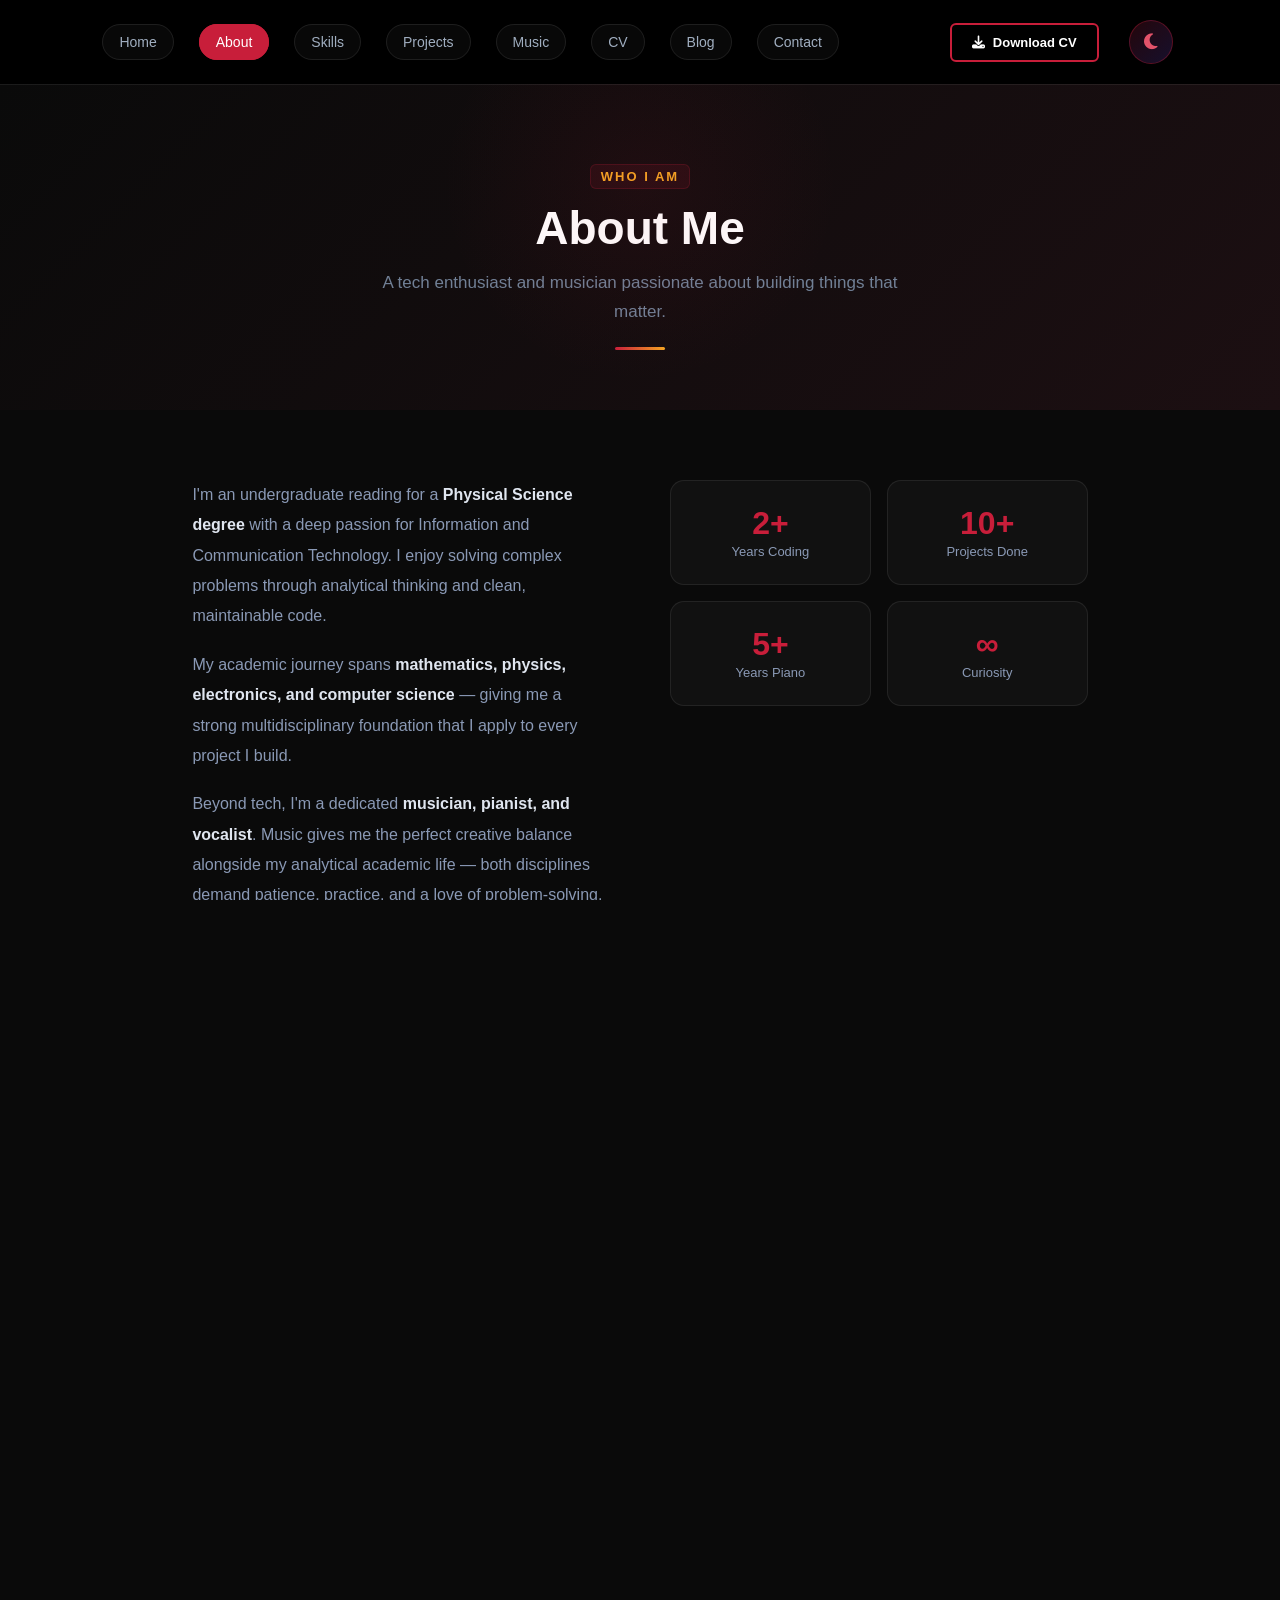
<file: about.html>
<!DOCTYPE html>
<html lang="en">
<head>
    <meta charset="UTF-8">
    <meta name="viewport" content="width=device-width, initial-scale=1.0">
    <title>Heshan Madhuwantha | About</title>
    <link rel="icon" type="image/png" href="images/favicon.png">
    <link rel="stylesheet" href="style.css">
    <link rel="stylesheet" href="https://cdnjs.cloudflare.com/ajax/libs/font-awesome/6.4.0/css/all.min.css">
    <style>
        .about-grid {
            display: grid;
            grid-template-columns: 1fr 1fr;
            gap: 60px;
            align-items: start;
            margin-bottom: 60px;
        }
        .about-text p {
            font-size: 16px;
            line-height: 1.9;
            color: #8a99b5;
            margin-bottom: 18px;
        }
        .about-text p strong { color: #e0e6f0; }

        .about-stats {
            display: grid;
            grid-template-columns: 1fr 1fr;
            gap: 16px;
        }
        .stat-card {
            background: rgba(255,255,255,0.03);
            border: 1px solid rgba(255,255,255,0.08);
            border-radius: 14px;
            padding: 24px 20px;
            text-align: center;
            transition: border-color 0.2s, transform 0.2s;
        }
        .stat-card:hover { border-color: rgba(200, 30, 58,0.3); transform: translateY(-3px); }
        .stat-card .stat-num { font-size: 32px; font-weight: 700; color: #c81e3a; display: block; }
        .stat-card .stat-label { font-size: 13px; color: #8a99b5; margin-top: 4px; }

        /* Education / Timeline */
        .section-title {
            font-size: 22px;
            font-weight: 600;
            color: #fff;
            margin-bottom: 28px;
            padding-bottom: 12px;
            border-bottom: 1px solid rgba(255,255,255,0.07);
        }
        .timeline { position: relative; padding-left: 28px; }
        .timeline::before {
            content: '';
            position: absolute;
            left: 0;
            top: 6px;
            bottom: 0;
            width: 2px;
            background: rgba(200, 30, 58,0.25);
            border-radius: 2px;
        }
        .timeline-item {
            position: relative;
            margin-bottom: 32px;
        }
        .timeline-item::before {
            content: '';
            position: absolute;
            left: -34px;
            top: 6px;
            width: 12px;
            height: 12px;
            border-radius: 50%;
            background: #c81e3a;
            border: 2px solid #0a0a0a;
            box-shadow: 0 0 0 2px rgba(200, 30, 58,0.3);
        }
        .timeline-item .period {
            font-size: 12px;
            color: #c81e3a;
            font-weight: 600;
            letter-spacing: 1px;
            text-transform: uppercase;
            margin-bottom: 6px;
        }
        .timeline-item h4 { font-size: 16px; font-weight: 600; color: #e0e6f0; margin-bottom: 4px; }
        .timeline-item p { font-size: 14px; color: #8a99b5; line-height: 1.6; }

        .interests-grid {
            display: grid;
            grid-template-columns: repeat(auto-fit, minmax(160px, 1fr));
            gap: 14px;
            margin-top: 28px;
        }
        .interest-item {
            background: rgba(255,255,255,0.03);
            border: 1px solid rgba(255,255,255,0.08);
            border-radius: 12px;
            padding: 20px 16px;
            text-align: center;
            transition: border-color 0.2s, transform 0.2s;
        }
        .interest-item:hover { border-color: rgba(200, 30, 58,0.3); transform: translateY(-3px); }
        .interest-item .int-icon { font-size: 26px; margin-bottom: 10px; display: block; }
        .interest-item p { font-size: 13px; color: #8a99b5; }

        @media (max-width: 900px) {
            .about-grid { grid-template-columns: 1fr; gap: 40px; }
            .about-stats { grid-template-columns: 1fr 1fr; }
        }
    </style>
</head>
<body id="page-body" class="pre-fade">

    <nav>
    <!-- Logo ඉවත් කර ඇත -->

    <!-- Mobile එකේදී වම් පසින් පේන Hamburger (pages selector) -->
    <button class="hamburger" id="hamburger" onclick="toggleMenu()">
        <span></span><span></span><span></span>
    </button>

    <!-- මැද ඇති Links -->
    <ul id="nav-menu">
        <li><a href="index.html">Home</a></li>
        <li><a href="about.html" class="active">About</a></li>
        <li><a href="skills.html">Skills</a></li>
        <li><a href="projects.html">Projects</a></li>
        <li><a href="music.html">Music</a></li>
        <li><a href="cv.html">CV</a></li>
        <li><a href="blog.html">Blog</a></li>
        <li><a href="contact.html">Contact</a></li>
    </ul>

    <!-- දකුණු පස ඇති බොත්තම් -->
    <div class="nav-right">
        <a href="resume.pdf" download class="nav-cv-btn">
            <i class="fa-solid fa-download"></i><span>Download CV</span>
        </a>

        <button class="theme-toggle-btn" id="theme-toggle" onclick="toggleTheme()">
            <i class="fa-solid fa-moon"></i>
        </button>
    </div>
</nav>

    <div class="page-hero">
        <span class="tag">Who I Am</span>
        <h1>About Me</h1>
        <p>A tech enthusiast and musician passionate about building things that matter.</p>
        <div class="hero-line"></div>
    </div>

    <div class="page-content">

        <div class="about-grid reveal">
            <div class="about-text">
                <p>I'm an undergraduate reading for a <strong>Physical Science degree</strong> with a deep passion for Information and Communication Technology. I enjoy solving complex problems through analytical thinking and clean, maintainable code.</p>
                <p>My academic journey spans <strong>mathematics, physics, electronics, and computer science</strong> — giving me a strong multidisciplinary foundation that I apply to every project I build.</p>
                <p>Beyond tech, I'm a dedicated <strong>musician, pianist, and vocalist</strong>. Music gives me the perfect creative balance alongside my analytical academic life — both disciplines demand patience, practice, and a love of problem-solving.</p>
            </div>
            <div class="about-stats">
                <div class="stat-card">
                    <span class="stat-num">2+</span>
                    <span class="stat-label">Years Coding</span>
                </div>
                <div class="stat-card">
                    <span class="stat-num">10+</span>
                    <span class="stat-label">Projects Done</span>
                </div>
                <div class="stat-card">
                    <span class="stat-num">5+</span>
                    <span class="stat-label">Years Piano</span>
                </div>
                <div class="stat-card">
                    <span class="stat-num">∞</span>
                    <span class="stat-label">Curiosity</span>
                </div>
            </div>
        </div>

        <div class="reveal" style="margin-bottom: 60px;">
            <h3 class="section-title">Education</h3>
            <div class="timeline">
                <div class="timeline-item">
                    <div class="period">2024 — Present</div>
                    <h4>BSc in Physical Science & ICT </h4>
                    <p>Undergraduate degree covering Mathematics, Physics, Electronics, and Computer Science.</p>
                </div>
                <div class="timeline-item">
                    <div class="period">2020 - 2022</div>
                    <h4>G.C.E. Advanced Level Examination</h4>
                    <p>Covered Mathematics , Physics & Information and Communication Technology</p>
                </div>

            </div>
        </div>

        <div class="reveal">
            <h3 class="section-title">Interests & Hobbies</h3>
            <div class="interests-grid">
                <div class="interest-item">
                    <span class="int-icon">🎹</span>
                    <p>Piano Playing</p>
                </div>
                <div class="interest-item">
                    <span class="int-icon">🎤</span>
                    <p>Vocal Music</p>
                </div>
                <div class="interest-item">
                    <span class="int-icon">⚛️</span>
                    <p>Quantum Physics</p>
                </div>
                <div class="interest-item">
                    <span class="int-icon">💡</span>
                    <p>Electronics</p>
                </div>
                <div class="interest-item">
                    <span class="int-icon">🖥️</span>
                    <p>Software Dev</p>
                </div>
                <div class="interest-item">
                    <span class="int-icon">📐</span>
                    <p>Mathematics</p>
                </div>
            </div>
        </div>

    </div>

    <footer>
        <div class="footer-inner">
            <a href="index.html" class="footer-logo">Heshan Madhuwantha</a>
            <nav class="footer-nav">
                <a href="index.html">Home</a>
                <a href="about.html">About</a>
                <a href="skills.html">Skills</a>
                <a href="projects.html">Projects</a>
                <a href="music.html">Music</a>
                <a href="cv.html">CV</a>
                <a href="blog.html">Blog</a>
                <a href="contact.html">Contact</a>
            </nav>
            <p>© 2025 Heshan Madhuwantha. All rights reserved.</p>
        </div>
    </footer>

    <script>
        function toggleMenu() {
            document.getElementById('nav-menu').classList.toggle('open');
            document.getElementById('hamburger').classList.toggle('open');
        }
        const observer = new IntersectionObserver(entries => {
            entries.forEach(e => { if (e.isIntersecting) e.target.classList.add('visible'); });
        }, { threshold: 0.1 });
        document.querySelectorAll('.reveal').forEach(el => observer.observe(el));
        function toggleMenu() {
            document.getElementById('nav-menu').classList.toggle('open');
            document.getElementById('hamburger').classList.toggle('open');
        }
        
        
        function toggleTheme() {
            const body = document.getElementById('page-body');
            const toggleBtn = document.getElementById('theme-toggle');
            
            body.classList.toggle('light-mode');
            
            if (body.classList.contains('light-mode')) {
                localStorage.setItem('portfolio-theme', 'light');
                toggleBtn.innerHTML = '<i class="fa-solid fa-sun"></i>';
            } else {
                localStorage.setItem('portfolio-theme', 'dark');
                toggleBtn.innerHTML = '<i class="fa-solid fa-moon"></i>';
            }
        }

         
        window.onload = function() {
            const savedTheme = localStorage.getItem('portfolio-theme');
            const body = document.getElementById('page-body');
            const toggleBtn = document.getElementById('theme-toggle');

            requestAnimationFrame(() => requestAnimationFrame(() => body.classList.remove('pre-fade')));

            if (savedTheme === 'light') {
                body.classList.add('light-mode');
                if(toggleBtn) toggleBtn.innerHTML = '<i class="fa-solid fa-sun"></i>';
            } else {
                body.classList.remove('light-mode');
                if(toggleBtn) toggleBtn.innerHTML = '<i class="fa-solid fa-moon"></i>';
            }
        };

        // Smooth page-to-page transition
        document.addEventListener('click', function(e) {
            const link = e.target.closest('a');
            if (!link) return;
            const href = link.getAttribute('href');
            if (!href || href.startsWith('#') || href.startsWith('mailto:') || href.startsWith('tel:') ||
                link.target === '_blank' || href.startsWith('http') || href.startsWith('javascript:')) return;
            e.preventDefault();
            document.getElementById('page-body').classList.add('page-leaving');
            setTimeout(() => { window.location.href = href; }, 300);
        });
    </script>
</body>
</html>
</file>
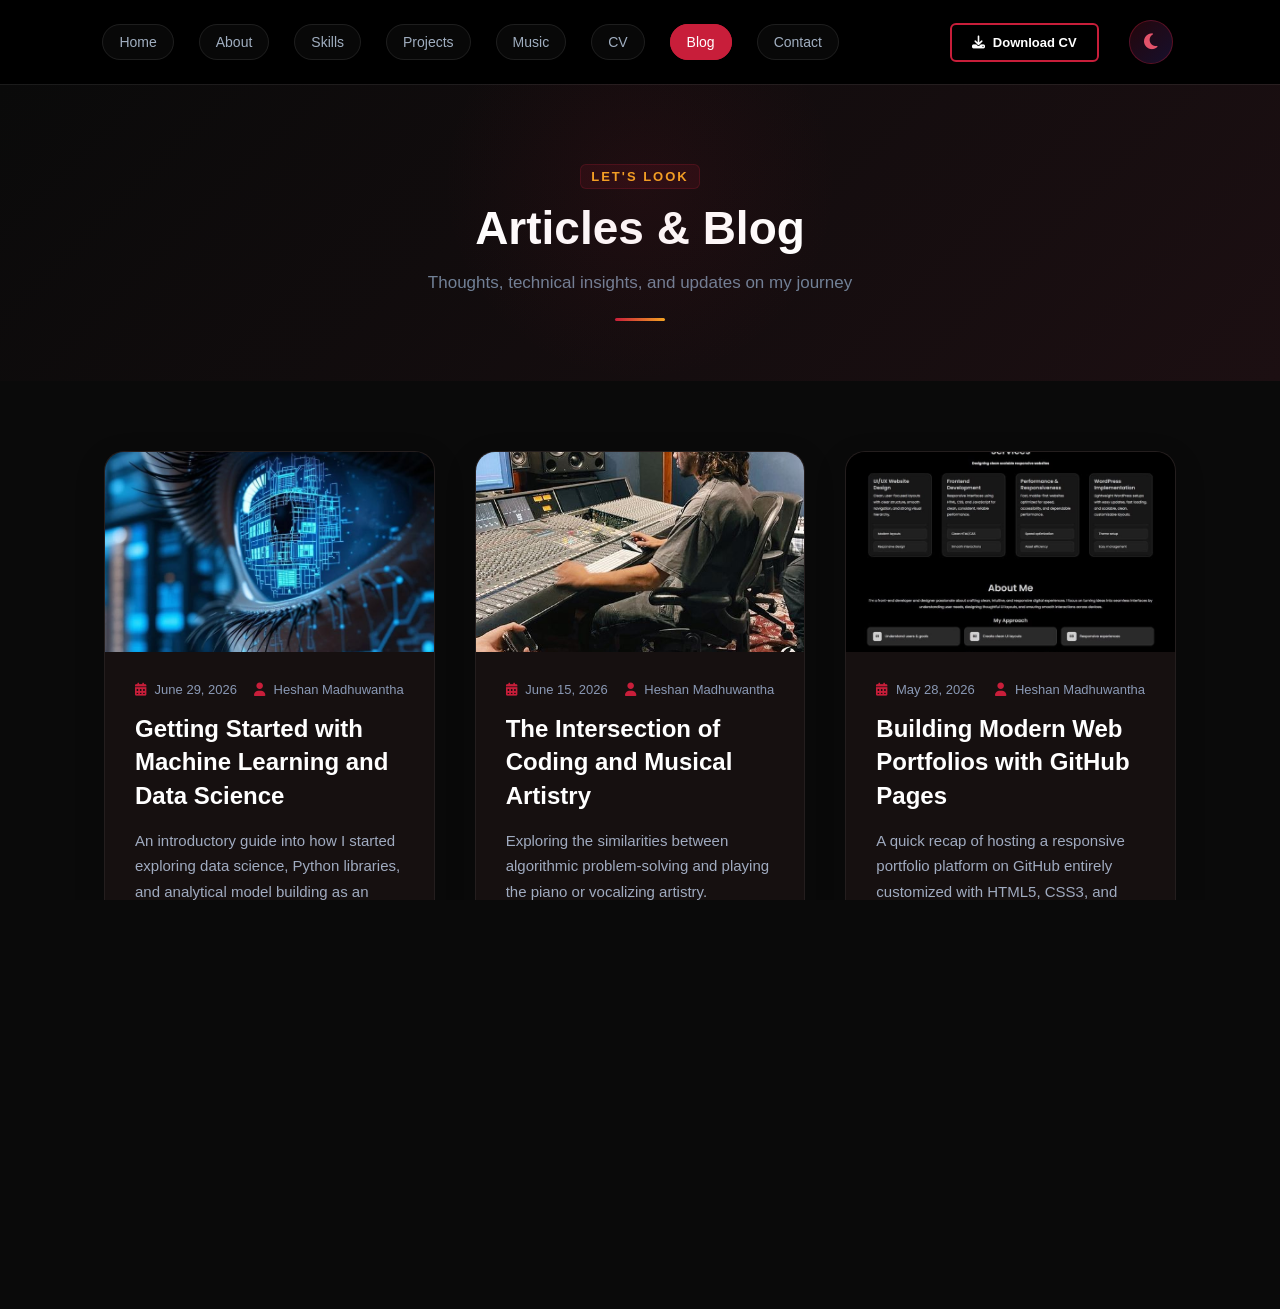
<file: blog.html>
<!DOCTYPE html>
<html lang="en">
<head>
    <meta charset="UTF-8">
    <meta name="viewport" content="width=device-width, initial-scale=1.0">
    <title>Heshan Madhuwantha | Blog</title>
    
    <link rel="stylesheet" href="style.css">
    <link rel="stylesheet" href="https://cdnjs.cloudflare.com/ajax/libs/font-awesome/6.4.0/css/all.min.css">
    <style>
        /* Blog Page Hero Section */
        .blog-hero {
            padding: 140px 8% 60px;
            text-align: center;
            background: linear-gradient(135deg, rgba(10, 14, 26, 0.9) 0%, rgba(13, 21, 48, 0.9) 100%), url('images/heshan-bg.jpg');
            background-size: cover;
            background-position: center;
        }
        .blog-hero h2 {
            font-size: 46px;
            color: #fff;
            margin-bottom: 10px;
        }
        .blog-hero h2 span { color: #c81e3a; }
        .blog-hero p {
            color: #8a99b5;
            font-size: 18px;
        }

        /* Blog Grid Layout */
        .blog-container {
            max-width: 1200px;
            margin: 0 auto;
            padding: 70px 5% 90px;
            display: grid;
            grid-template-columns: repeat(auto-fit, minmax(320px, 1fr));
            gap: 40px;
        }

        .blog-card {
            background: #161010;
            border-radius: 20px;
            border: 1px solid rgba(255, 255, 255, 0.06);
            overflow: hidden;
            box-shadow: 0 10px 30px rgba(0,0,0,0.2);
            transition: transform 0.4s ease, border-color 0.4s ease, box-shadow 0.4s ease;
            display: flex;
            flex-direction: column;
        }

        .blog-card:hover {
            transform: translateY(-8px);
            border-color: #c81e3a;
            box-shadow: 0 15px 40px rgba(200, 30, 58, 0.15);
        }

        .blog-img-box {
            width: 100%;
            height: 200px;
            overflow: hidden;
            position: relative;
        }

        .blog-img-box img {
            width: 100%;
            height: 100%;
            object-fit: cover;
            transition: transform 0.5s ease;
        }

        .blog-card:hover .blog-img-box img {
            transform: scale(1.08);
        }

        .blog-content {
            padding: 30px;
            display: flex;
            flex-direction: column;
            gap: 15px;
            flex-grow: 1;
        }

        .blog-meta {
            display: flex;
            justify-content: space-between;
            align-items: center;
            font-size: 13px;
            color: #8a99b5;
            font-weight: 500;
        }

        .blog-meta span i {
            color: #c81e3a;
            margin-right: 5px;
        }

        .blog-content h3 {
            color: #fff;
            font-size: 24px;
            font-weight: 700;
            line-height: 1.4;
            transition: color 0.3s ease;
        }

        .blog-card:hover .blog-content h3 {
            color: #c81e3a;
        }

        .blog-desc {
            color: #a0abc0;
            font-size: 15px;
            line-height: 1.7;
            margin-bottom: 10px;
        }

        .read-more-btn {
            display: inline-flex;
            align-items: center;
            gap: 10px;
            color: #c81e3a;
            font-size: 16px;
            font-weight: 600;
            text-decoration: none;
            margin-top: auto;
            transition: gap 0.3s ease;
        }

        .blog-card:hover .read-more-btn {
            gap: 15px;
        }

        @media (max-width: 768px) {
            .blog-hero h2 { font-size: 36px; }
            .blog-container { padding: 50px 5% 60px; }
        }
    </style>
</head>
<body id="page-body" class="pre-fade">

    <nav>
    <!-- Logo ඉවත් කර ඇත -->

    <!-- Mobile එකේදී වම් පසින් පේන Hamburger (pages selector) -->
    <button class="hamburger" id="hamburger" onclick="toggleMenu()">
        <span></span><span></span><span></span>
    </button>

    <!-- මැද ඇති Links -->
    <ul id="nav-menu">
        <li><a href="index.html">Home</a></li>
        <li><a href="about.html">About</a></li>
        <li><a href="skills.html">Skills</a></li>
        <li><a href="projects.html">Projects</a></li>
        <li><a href="music.html">Music</a></li>
        <li><a href="cv.html">CV</a></li>
        <li><a href="blog.html" class="active">Blog</a></li>
        <li><a href="contact.html">Contact</a></li>
    </ul>

    <!-- දකුණු පස ඇති බොත්තම් -->
    <div class="nav-right">
        <a href="resume.pdf" download class="nav-cv-btn">
            <i class="fa-solid fa-download"></i><span>Download CV</span>
        </a>

        <button class="theme-toggle-btn" id="theme-toggle" onclick="toggleTheme()">
            <i class="fa-solid fa-moon"></i>
        </button>
    </div>
</nav>
<div class="page-hero">
        <span class="tag">Let's look</span>
        <h1>Articles & Blog</h1>
        <p>Thoughts, technical insights, and updates on my journey</p>
        <div class="hero-line"></div>
    </div>
    
    <main class="blog-container">
        
        <article class="blog-card">
            <div class="blog-img-box">
                <img src="images/blog1.jpg" alt="Blog Post Image">
            </div>
            <div class="blog-content">
                <div class="blog-meta">
                    <span><i class="fa-solid fa-calendar-days"></i> June 29, 2026</span>
                    <span><i class="fa-solid fa-user"></i> Heshan Madhuwantha</span>
                </div>
                <h3>Getting Started with Machine Learning and Data Science</h3>
                <p class="blog-desc">An introductory guide into how I started exploring data science, Python libraries, and analytical model building as an undergraduate.</p>
                <a href="#" class="read-more-btn">Read Article <i class="fa-solid fa-arrow-right"></i></a>
            </div>
        </article>

        <article class="blog-card">
            <div class="blog-img-box">
                <img src="images/blog2.jpg" alt="Blog Post Image">
            </div>
            <div class="blog-content">
                <div class="blog-meta">
                    <span><i class="fa-solid fa-calendar-days"></i> June 15, 2026</span>
                    <span><i class="fa-solid fa-user"></i> Heshan Madhuwantha</span>
                </div>
                <h3>The Intersection of Coding and Musical Artistry</h3>
                <p class="blog-desc">Exploring the similarities between algorithmic problem-solving and playing the piano or vocalizing artistry.</p>
                <a href="#" class="read-more-btn">Read Article <i class="fa-solid fa-arrow-right"></i></a>
            </div>
        </article>

        <article class="blog-card">
            <div class="blog-img-box">
                <img src="images/blog3.jpg" alt="Blog Post Image">
            </div>
            <div class="blog-content">
                <div class="blog-meta">
                    <span><i class="fa-solid fa-calendar-days"></i> May 28, 2026</span>
                    <span><i class="fa-solid fa-user"></i> Heshan Madhuwantha</span>
                </div>
                <h3>Building Modern Web Portfolios with GitHub Pages</h3>
                <p class="blog-desc">A quick recap of hosting a responsive portfolio platform on GitHub entirely customized with HTML5, CSS3, and JavaScript.</p>
                <a href="#" class="read-more-btn">Read Article <i class="fa-solid fa-arrow-right"></i></a>
            </div>
        </article>

    </main>

    <footer>
        <div class="footer-inner">
            <a href="index.html" class="footer-logo">Heshan Madhuwantha</a>
            <nav class="footer-nav">
                <a href="index.html">Home</a>
                <a href="about.html">About</a>
                <a href="skills.html">Skills</a>
                <a href="projects.html">Projects</a>
                <a href="music.html">Music</a>
                <a href="cv.html">CV</a>
                <a href="blog.html">Blog</a>
                <a href="contact.html">Contact</a>
            </nav>
            <p>© 2026 Heshan Madhuwantha. All rights reserved.</p>
        </div>
    </footer>

    <script>
        /* Mobile Menu Toggle */
        function toggleMenu() {
            document.getElementById('nav-menu').classList.toggle('open');
            document.getElementById('hamburger').classList.toggle('open');
        }
        
        /* Theme Toggle Code */
        function toggleTheme() {
            const body = document.getElementById('page-body');
            const toggleBtn = document.getElementById('theme-toggle');
            
            body.classList.toggle('light-mode');
            
            if (body.classList.contains('light-mode')) {
                localStorage.setItem('portfolio-theme', 'light');
                toggleBtn.innerHTML = '<i class="fa-solid fa-sun"></i>';
            } else {
                localStorage.setItem('portfolio-theme', 'dark');
                toggleBtn.innerHTML = '<i class="fa-solid fa-moon"></i>';
            }
        }

        /* Retain selected Theme on page load */
        window.onload = function() {
            const savedTheme = localStorage.getItem('portfolio-theme');
            const body = document.getElementById('page-body');
            const toggleBtn = document.getElementById('theme-toggle');

            requestAnimationFrame(() => requestAnimationFrame(() => body.classList.remove('pre-fade')));

            if (savedTheme === 'light') {
                body.classList.add('light-mode');
                if(toggleBtn) toggleBtn.innerHTML = '<i class="fa-solid fa-sun"></i>';
            } else {
                body.classList.remove('light-mode');
                if(toggleBtn) toggleBtn.innerHTML = '<i class="fa-solid fa-moon"></i>';
            }
        };

        // Smooth page-to-page transition
        document.addEventListener('click', function(e) {
            const link = e.target.closest('a');
            if (!link) return;
            const href = link.getAttribute('href');
            if (!href || href.startsWith('#') || href.startsWith('mailto:') || href.startsWith('tel:') ||
                link.target === '_blank' || href.startsWith('http') || href.startsWith('javascript:')) return;
            e.preventDefault();
            document.getElementById('page-body').classList.add('page-leaving');
            setTimeout(() => { window.location.href = href; }, 300);
        });
    </script>
</body>
</html>
</file>
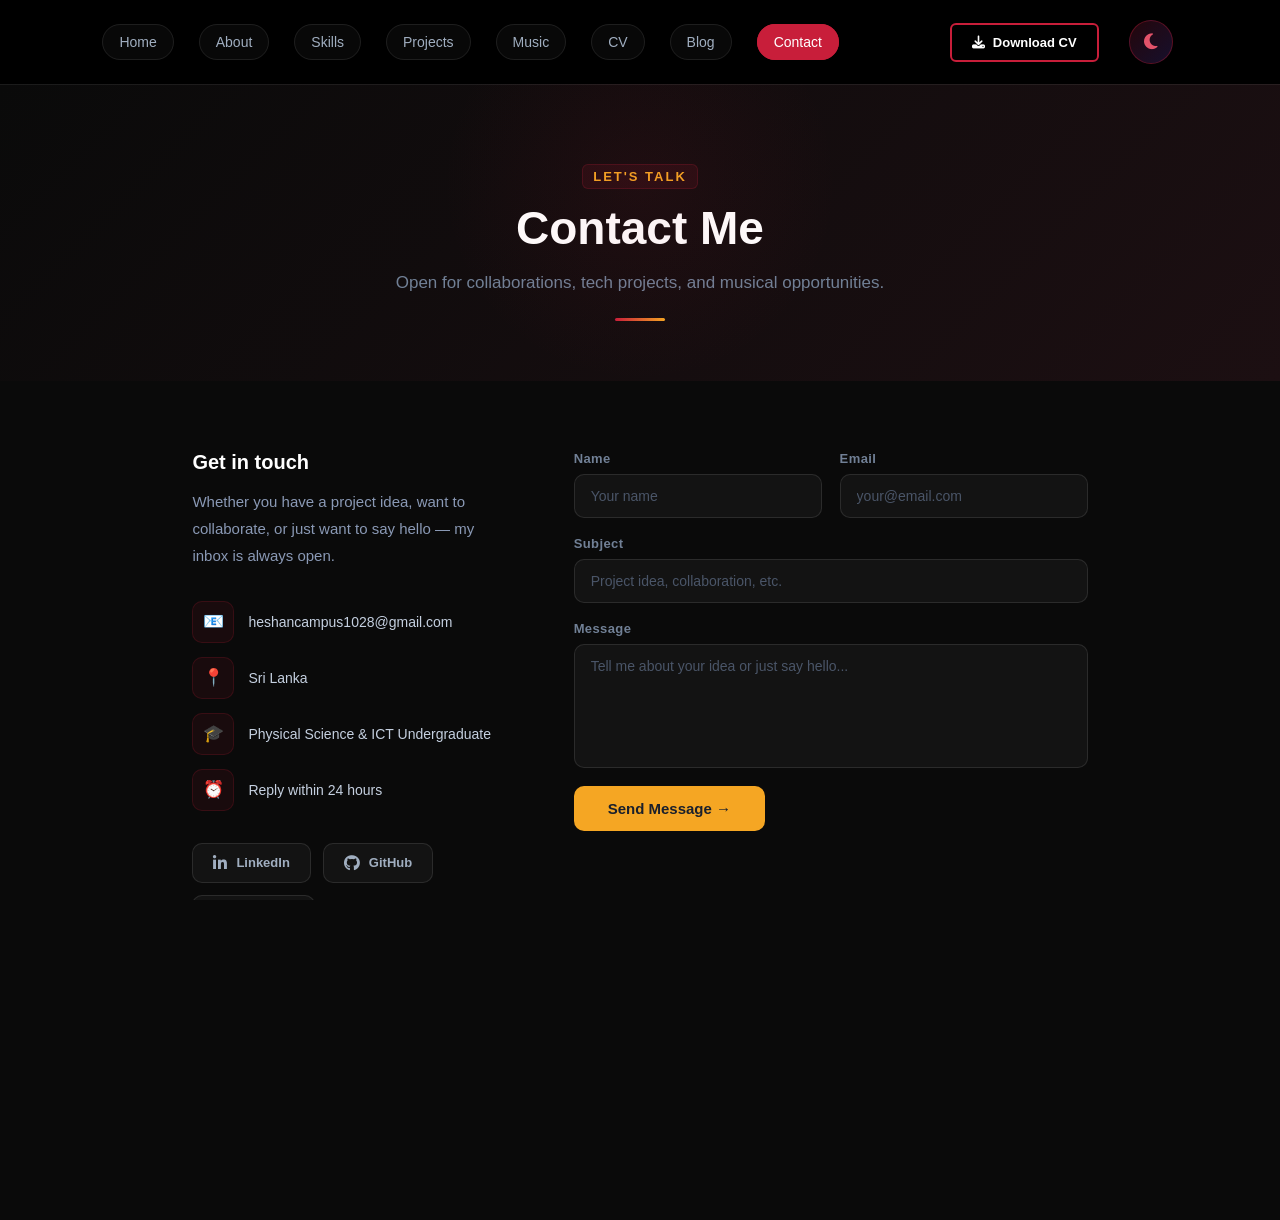
<file: contact.html>
<!DOCTYPE html>
<html lang="en">
<head>
    <meta charset="UTF-8">
    <meta name="viewport" content="width=device-width, initial-scale=1.0">
    <title>Heshan Madhuwantha | Contact</title>
    <link rel="icon" type="image/png" href="images/favicon.png">
    <link rel="stylesheet" href="style.css">
    <link rel="stylesheet" href="https://cdnjs.cloudflare.com/ajax/libs/font-awesome/6.4.0/css/all.min.css">
    <style>
        .contact-wrapper {
            display: grid;
            grid-template-columns: 1fr 1.6fr;
            gap: 60px;
            align-items: start;
        }
        .contact-info h3 {
            font-size: 20px;
            font-weight: 600;
            color: #fff;
            margin-bottom: 14px;
        }
        .contact-info > p {
            font-size: 15px;
            color: #8a99b5;
            line-height: 1.8;
            margin-bottom: 32px;
        }
        .contact-details { display: flex; flex-direction: column; gap: 14px; }
        .contact-detail-item {
            display: flex;
            align-items: center;
            gap: 14px;
            font-size: 14px;
            color: #a0aec0;
        }
        .ci {
            width: 42px;
            height: 42px;
            background: rgba(200, 30, 58,0.08);
            border: 1px solid rgba(200, 30, 58,0.18);
            border-radius: 10px;
            display: flex;
            align-items: center;
            justify-content: center;
            font-size: 17px;
            flex-shrink: 0;
        }
        .contact-detail-item span { color: #c5d0e0; font-weight: 500; }

        .social-row {
            display: flex;
            gap: 12px;
            margin-top: 32px;
            flex-wrap: wrap;
        }
        .social-btn {
            display: inline-flex;
            align-items: center;
            gap: 9px;
            background: rgba(255,255,255,0.04);
            border: 1px solid rgba(255,255,255,0.1);
            border-radius: 10px;
            padding: 11px 20px;
            text-decoration: none;
            color: #a0aec0;
            font-size: 13px;
            font-weight: 600;
            transition: all 0.25s ease;
        }
        .social-btn i {
            font-size: 16px;
            transition: transform 0.25s ease;
        }
        .social-btn:hover {
            transform: translateY(-3px);
            box-shadow: 0 8px 18px rgba(0,0,0,0.15);
        }
        .social-btn:hover i {
            transform: scale(1.15);
        }
        .social-linkedin:hover {
            border-color: #0a66c2;
            color: #0a66c2;
            background: rgba(10,102,194,0.1);
        }
        .social-github:hover {
            border-color: #a0aec0;
            color: #f0f3f7;
            background: rgba(255,255,255,0.08);
        }
        .social-youtube:hover {
            border-color: #ff0000;
            color: #ff0000;
            background: rgba(255,0,0,0.08);
        }

        /* Form */
        .contact-form { display: flex; flex-direction: column; gap: 18px; }
        .form-row { display: grid; grid-template-columns: 1fr 1fr; gap: 18px; }
        .form-group { display: flex; flex-direction: column; gap: 8px; }
        .form-group label {
            font-size: 13px;
            font-weight: 600;
            color: #718096;
            letter-spacing: 0.4px;
        }
        .form-group input,
        .form-group textarea {
            background: rgba(255,255,255,0.04);
            border: 1px solid rgba(255,255,255,0.1);
            border-radius: 10px;
            padding: 13px 16px;
            font-size: 14px;
            color: #e0e6f0;
            outline: none;
            transition: border-color 0.2s, background 0.2s;
            font-family: inherit;
            resize: none;
        }
        .form-group input:focus,
        .form-group textarea:focus {
            border-color: #c81e3a;
            background: rgba(200, 30, 58,0.04);
        }
        .form-group input::placeholder,
        .form-group textarea::placeholder { color: #4a5568; }

        .form-submit {
            padding: 14px 34px;
            background: #f5a623;
            color: #1a202c;
            border: none;
            border-radius: 10px;
            font-size: 15px;
            font-weight: 700;
            cursor: pointer;
            transition: background 0.2s, transform 0.15s;
            align-self: flex-start;
        }
        .form-submit:hover { background: #d88f12; transform: translateY(-2px); }

        .success-msg {
            display: none;
            background: rgba(34,197,94,0.08);
            border: 1px solid rgba(34,197,94,0.2);
            border-radius: 10px;
            padding: 16px 20px;
            color: #4ade80;
            font-size: 14px;
            font-weight: 500;
        }
        .success-msg.show { display: block; }

        @media (max-width: 900px) {
            .contact-wrapper { grid-template-columns: 1fr; gap: 50px; }
            .form-row { grid-template-columns: 1fr; }
        }
    </style>
</head>
<body id="page-body" class="pre-fade">

    <nav>
    <!-- Logo ඉවත් කර ඇත -->

    <!-- Mobile එකේදී වම් පසින් පේන Hamburger (pages selector) -->
    <button class="hamburger" id="hamburger" onclick="toggleMenu()">
        <span></span><span></span><span></span>
    </button>

    <!-- මැද ඇති Links -->
    <ul id="nav-menu">
        <li><a href="index.html" >Home</a></li>
        <li><a href="about.html">About</a></li>
        <li><a href="skills.html">Skills</a></li>
        <li><a href="projects.html">Projects</a></li>
        <li><a href="music.html">Music</a></li>
        <li><a href="cv.html">CV</a></li>
        <li><a href="blog.html">Blog</a></li>
        <li><a href="contact.html" class="active" >Contact</a></li>
    </ul>

    <!-- දකුණු පස ඇති බොත්තම් -->
    <div class="nav-right">
        <a href="resume.pdf" download class="nav-cv-btn">
            <i class="fa-solid fa-download"></i><span>Download CV</span>
        </a>

        <button class="theme-toggle-btn" id="theme-toggle" onclick="toggleTheme()">
            <i class="fa-solid fa-moon"></i>
        </button>
    </div>
</nav>

    <div class="page-hero">
        <span class="tag">Let's Talk</span>
        <h1>Contact Me</h1>
        <p>Open for collaborations, tech projects, and musical opportunities.</p>
        <div class="hero-line"></div>
    </div>

    <div class="page-content">
        <div class="contact-wrapper reveal">

            <div class="contact-info">
                <h3>Get in touch</h3>
                <p>Whether you have a project idea, want to collaborate, or just want to say hello — my inbox is always open.</p>
                <div class="contact-details">
                    <div class="contact-detail-item">
                        <div class="ci">📧</div>
                        <span>heshancampus1028@gmail.com</span>
                    </div>
                    <div class="contact-detail-item">
                        <div class="ci">📍</div>
                        <span>Sri Lanka</span>
                    </div>
                    <div class="contact-detail-item">
                        <div class="ci">🎓</div>
                        <span>Physical Science & ICT Undergraduate</span>
                    </div>
                    <div class="contact-detail-item">
                        <div class="ci">⏰</div>
                        <span>Reply within 24 hours</span>
                    </div>
                </div>
                <div class="social-row">
                    <a href="https://www.linkedin.com/in/heshan-maduwantha-0142a0236" target="_blank" class="social-btn social-linkedin">
                        <i class="fa-brands fa-linkedin-in"></i> LinkedIn
                    </a>
                    <a href="https://github.com/heshancampus1028-dev" target="_blank" class="social-btn social-github">
                        <i class="fa-brands fa-github"></i> GitHub
                    </a>
                    <a href="https://www.youtube.com/@heshanmadhuwantha1028" target="_blank" class="social-btn social-youtube">
                        <i class="fa-brands fa-youtube"></i> YouTube
                    </a>
                </div>
            </div>

            <form class="contact-form" id="contact-form" onsubmit="handleSubmit(event)">
                <div class="form-row">
                    <div class="form-group">
                        <label>Name</label>
                        <input type="text" name="name" placeholder="Your name" required>
                    </div>
                    <div class="form-group">
                        <label>Email</label>
                        <input type="email" name="email" placeholder="your@email.com" required>
                    </div>
                </div>
                <div class="form-group">
                    <label>Subject</label>
                    <input type="text" name="subject" placeholder="Project idea, collaboration, etc.">
                </div>
                <div class="form-group">
                    <label>Message</label>
                    <textarea rows="6" name="message" placeholder="Tell me about your idea or just say hello..." required></textarea>
                </div>
                <div class="success-msg" id="success-msg">✓ Message sent! I'll get back to you soon.</div>
                <div class="error-msg" id="error-msg" style="display:none; color:#f56565; margin-top:10px;">✗ Something went wrong. Please try again or email me directly.</div>
                <button type="submit" class="form-submit" id="submit-btn">Send Message →</button>
            </form>

        </div>
    </div>

    <footer>
        <div class="footer-inner">
            <a href="index.html" class="footer-logo">Heshan Madhuwantha</a>
            <nav class="footer-nav">
                <a href="index.html">Home</a>
                <a href="about.html">About</a>
                <a href="skills.html">Skills</a>
                <a href="projects.html">Projects</a>
                <a href="music.html">Music</a>
                <a href="cv.html">CV</a>
                <a href="blog.html">Blog</a>
                <a href="contact.html">Contact</a>
            </nav>
            <p>© 2025 Heshan Madhuwantha. All rights reserved.</p>
        </div>
    </footer>

    <script>
        function toggleMenu() {
            document.getElementById('nav-menu').classList.toggle('open');
            document.getElementById('hamburger').classList.toggle('open');
        }
        const observer = new IntersectionObserver(entries => {
            entries.forEach(e => { if (e.isIntersecting) e.target.classList.add('visible'); });
        }, { threshold: 0.1 });
        document.querySelectorAll('.reveal').forEach(el => observer.observe(el));
        function toggleMenu() {
            document.getElementById('nav-menu').classList.toggle('open');
            document.getElementById('hamburger').classList.toggle('open');
        }

        // TODO: Replace YOUR_FORM_ID below with your real Formspree form ID
        // Sign up free at https://formspree.io, create a form, and paste the ID here.
        const FORMSPREE_ENDPOINT = "https://formspree.io/f/xnjkkkwq";

        function handleSubmit(event) {
            event.preventDefault();

            const form = document.getElementById('contact-form');
            const submitBtn = document.getElementById('submit-btn');
            const successMsg = document.getElementById('success-msg');
            const errorMsg = document.getElementById('error-msg');

            successMsg.classList.remove('show');
            errorMsg.style.display = 'none';

            submitBtn.disabled = true;
            submitBtn.textContent = 'Sending...';

            fetch(FORMSPREE_ENDPOINT, {
                method: 'POST',
                body: new FormData(form),
                headers: { 'Accept': 'application/json' }
            })
            .then(response => {
                if (response.ok) {
                    successMsg.classList.add('show');
                    form.reset();
                } else {
                    errorMsg.style.display = 'block';
                }
            })
            .catch(() => {
                errorMsg.style.display = 'block';
            })
            .finally(() => {
                submitBtn.disabled = false;
                submitBtn.textContent = 'Send Message →';
            });
        }
        
        
        function toggleTheme() {
            const body = document.getElementById('page-body');
            const toggleBtn = document.getElementById('theme-toggle');
            
            body.classList.toggle('light-mode');
            
            if (body.classList.contains('light-mode')) {
                localStorage.setItem('portfolio-theme', 'light');
                toggleBtn.innerHTML = '<i class="fa-solid fa-sun"></i>';
            } else {
                localStorage.setItem('portfolio-theme', 'dark');
                toggleBtn.innerHTML = '<i class="fa-solid fa-moon"></i>';
            }
        }

        
        window.onload = function() {
            const savedTheme = localStorage.getItem('portfolio-theme');
            const body = document.getElementById('page-body');
            const toggleBtn = document.getElementById('theme-toggle');

            requestAnimationFrame(() => requestAnimationFrame(() => body.classList.remove('pre-fade')));

            if (savedTheme === 'light') {
                body.classList.add('light-mode');
                if(toggleBtn) toggleBtn.innerHTML = '<i class="fa-solid fa-sun"></i>';
            } else {
                body.classList.remove('light-mode');
                if(toggleBtn) toggleBtn.innerHTML = '<i class="fa-solid fa-moon"></i>';
            }
        };

        // Smooth page-to-page transition
        document.addEventListener('click', function(e) {
            const link = e.target.closest('a');
            if (!link) return;
            const href = link.getAttribute('href');
            if (!href || href.startsWith('#') || href.startsWith('mailto:') || href.startsWith('tel:') ||
                link.target === '_blank' || href.startsWith('http') || href.startsWith('javascript:')) return;
            e.preventDefault();
            document.getElementById('page-body').classList.add('page-leaving');
            setTimeout(() => { window.location.href = href; }, 300);
        });
    </script>
</body>
</html>
</file>
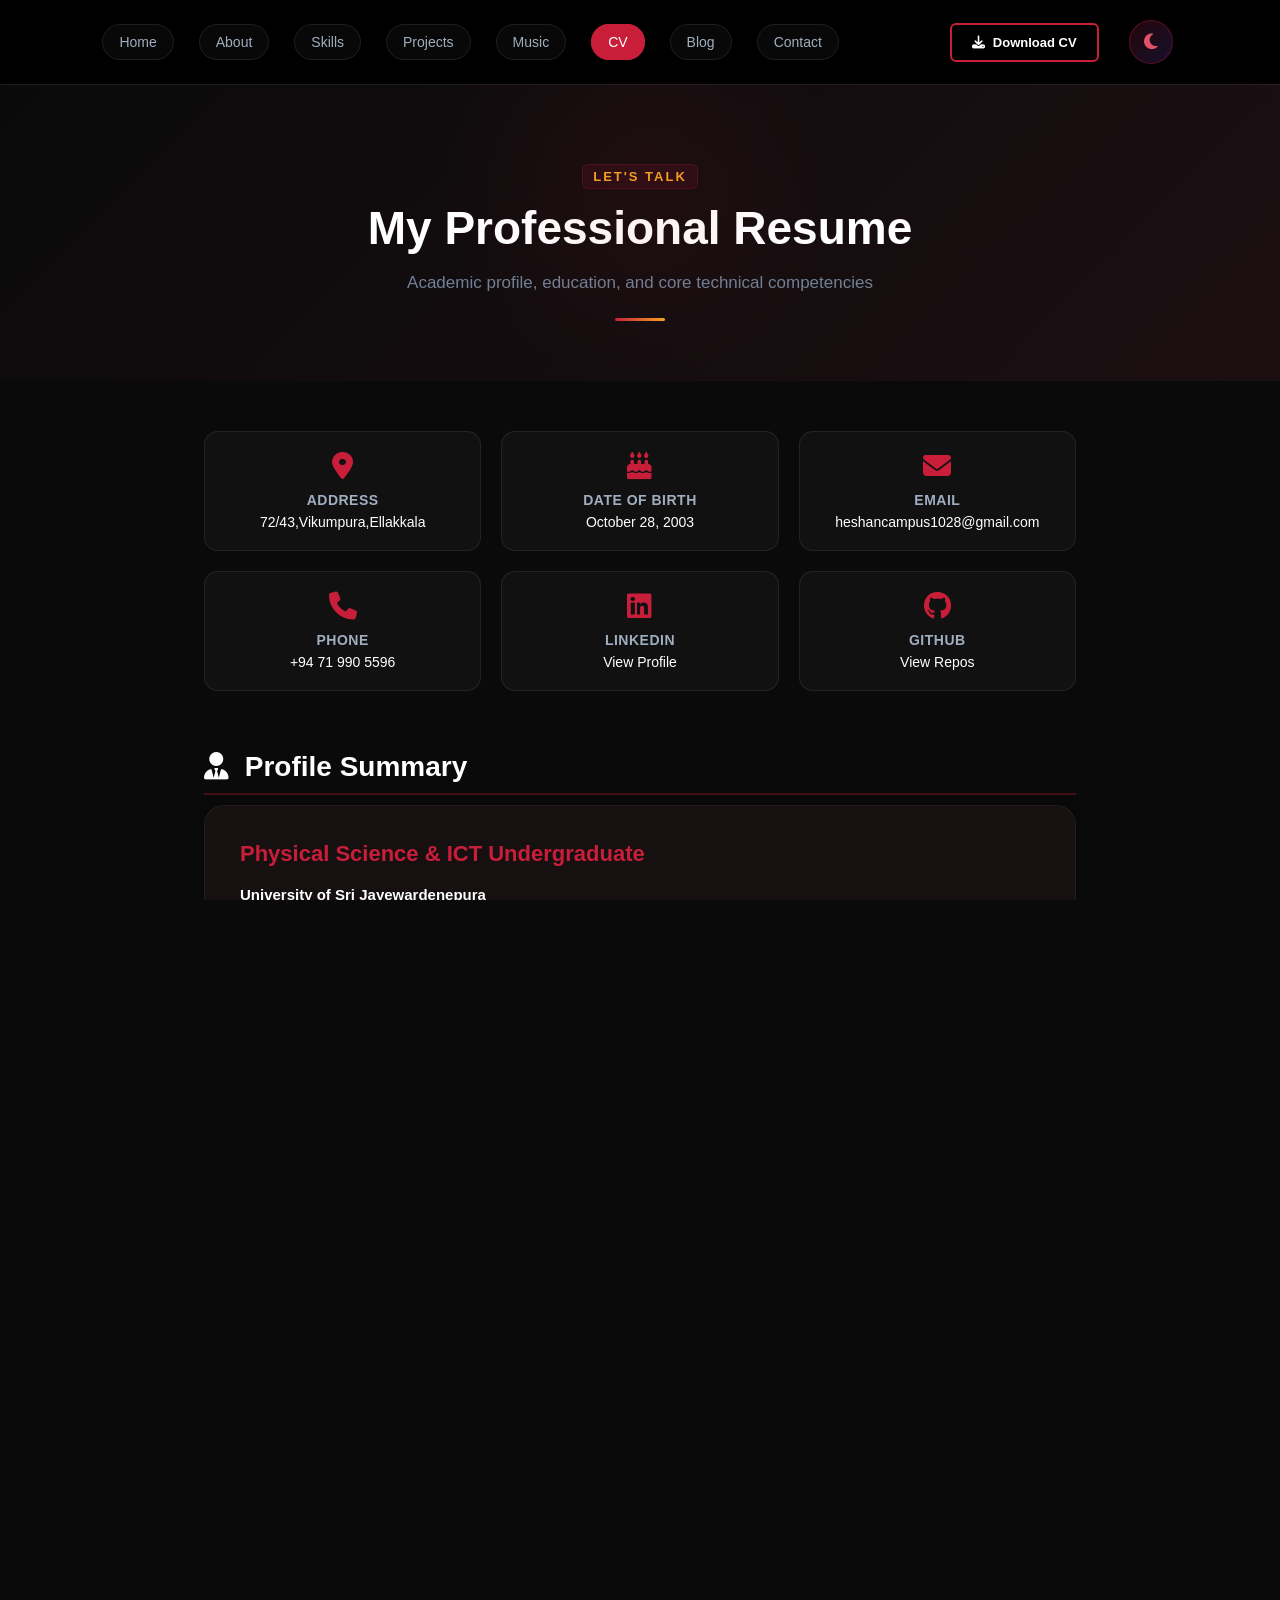
<file: cv.html>
<!DOCTYPE html>
<html lang="en">
<head>
    <meta charset="UTF-8">
    <meta name="viewport" content="width=device-width, initial-scale=1.0">
    <title>Heshan Madhuwantha | CV</title>
    
    <link rel="stylesheet" href="style.css">
    <link rel="stylesheet" href="https://cdnjs.cloudflare.com/ajax/libs/font-awesome/6.4.0/css/all.min.css">
    <style>
        /* Modern CV Page Custom Styles */
        .cv-hero {
            padding: 140px 8% 50px;
            text-align: center;
            background: linear-gradient(135deg, rgba(10, 14, 26, 0.9) 0%, rgba(13, 21, 48, 0.9) 100%);
        }
        .cv-hero h2 {
            font-size: 46px;
            color: #fff;
            margin-bottom: 10px;
        }
        .cv-hero h2 span { color: #c81e3a; }
        .cv-hero p {
            color: #8a99b5;
            font-size: 18px;
        }

        /* Personal Details Section Styles */
        .personal-details-section {
            max-width: 1000px;
            margin: 0 auto;
            padding: 50px 5% 10px;
        }
        .details-grid {
            display: grid;
            grid-template-columns: repeat(auto-fit, minmax(220px, 1fr));
            gap: 20px;
        }
        .detail-card {
            background: rgba(255,255,255,0.03);
            border: 1px solid rgba(255,255,255,0.08);
            border-radius: 14px;
            padding: 20px;
            text-align: center;
            transition: border-color 0.2s, transform 0.2s;
        }
        .detail-card:hover {
            border-color: rgba(200, 30, 58,0.3);
            transform: translateY(-3px);
        }
        .detail-icon {
            font-size: 28px;
            color: #c81e3a;
            margin-bottom: 12px;
        }
        .detail-card h4 {
            font-size: 14px;
            color: #a0aec0;
            text-transform: uppercase;
            letter-spacing: 0.5px;
            margin-bottom: 6px;
        }
        .detail-card p {
            font-size: 14px;
            color: #fff;
            font-weight: 500;
            word-break: break-word;
        }
        /* Link card hover state and text decoration removal (iri ain kala) */
        a.detail-card {
            text-decoration: none;
        }
        a.detail-card h4, a.detail-card p {
            transition: color 0.2s;
        }
        a.detail-card:hover h4, a.detail-card:hover p {
            color: #c81e3a;
        }

        .cv-container {
            max-width: 1000px;
            margin: 0 auto;
            padding: 50px 5% 80px;
            display: flex;
            flex-direction: column;
            gap: 40px;
        }

        .cv-section-title {
            color: #fff;
            font-size: 28px;
            position: relative;
            margin-bottom: 10px;
            padding-bottom: 10px;
            border-bottom: 2px solid rgba(200, 30, 58, 0.3);
        }

        .cv-grid-card {
            background: #161010;
            padding: 35px;
            border-radius: 20px;
            border: 1px solid rgba(255, 255, 255, 0.05);
            box-shadow: 0 10px 30px rgba(0,0,0,0.2);
            transition: transform 0.3s ease, border-color 0.3s ease;
        }
        .cv-grid-card:hover {
            transform: translateY(-5px);
            border-color: #c81e3a;
        }

        .cv-item-header {
            display: flex;
            justify-content: space-between;
            align-items: center;
            margin-bottom: 15px;
            flex-wrap: wrap;
            gap: 10px;
        }
        .cv-item-header h3 {
            color: #c81e3a;
            font-size: 22px;
            display: flex;
            align-items: center;
            gap: 12px;
        }
        .cv-duration {
            background: #1c1414;
            color: #8a99b5;
            padding: 6px 14px;
            border-radius: 20px;
            font-size: 13px;
            font-weight: 500;
        }

        .cv-desc {
            color: #a0abc0;
            font-size: 15px;
            line-height: 1.7;
        }
        .cv-desc strong { color: #fff; }

        .skills-pills {
            display: flex;
            flex-wrap: wrap;
            gap: 10px;
            margin-top: 15px;
        }
        .skills-pills span {
            background: #1c1414;
            color: #c81e3a;
            padding: 6px 16px;
            border-radius: 50px;
            font-size: 14px;
            font-weight: 500;
            border: 1px solid rgba(200, 30, 58, 0.2);
        }

        .download-box {
            text-align: center;
            background: linear-gradient(135deg, #1c1414 0%, #161010 100%);
            padding: 40px;
            border-radius: 20px;
            border: 1px dashed #c81e3a;
            margin-top: 10px;
        }
        .download-box h3 { color: #fff; font-size: 26px; margin-bottom: 10px; }
        .download-box p { color: #8a99b5; margin-bottom: 25px; }

        .btn-primary-custom {
            display: inline-flex;
            align-items: center;
            gap: 10px;
            padding: 16px 32px;
            background: #f5a623;
            color: #1a202c;
            font-size: 16px;
            font-weight: 700;
            border-radius: 12px;
            text-decoration: none;
            transition: background 0.3s, transform 0.2s;
        }
        .btn-primary-custom:hover {
            background: #d88f12;
            transform: translateY(-2px);
        }

        @media (max-width: 768px) {
            .cv-item-header { flex-direction: column; align-items: flex-start; }
            .cv-hero h2 { font-size: 36px; }
        }
    </style>
</head>
<body id="page-body" class="pre-fade">

    <nav>
    <!-- Logo ඉවත් කර ඇත -->

    <!-- Mobile එකේදී වම් පසින් පේන Hamburger (pages selector) -->
    <button class="hamburger" id="hamburger" onclick="toggleMenu()">
        <span></span><span></span><span></span>
    </button>

    <!-- මැද ඇති Links -->
    <ul id="nav-menu">
        <li><a href="index.html">Home</a></li>
        <li><a href="about.html">About</a></li>
        <li><a href="skills.html">Skills</a></li>
        <li><a href="projects.html">Projects</a></li>
        <li><a href="music.html">Music</a></li>
        <li><a href="cv.html" class="active">CV</a></li>
        <li><a href="blog.html">Blog</a></li>
        <li><a href="contact.html">Contact</a></li>
    </ul>

    <!-- දකුණු පස ඇති බොත්තම් -->
    <div class="nav-right">
        <a href="resume.pdf" download class="nav-cv-btn">
            <i class="fa-solid fa-download"></i><span>Download CV</span>
        </a>

        <button class="theme-toggle-btn" id="theme-toggle" onclick="toggleTheme()">
            <i class="fa-solid fa-moon"></i>
        </button>
    </div>
</nav>
<div class="page-hero">
        <span class="tag">Let's Talk</span>
        <h1>My <span>Professional Resume</span></h1>
        <p>Academic profile, education, and core technical competencies</p>
        <div class="hero-line"></div>
    </div>
    
    <section class="personal-details-section">
        <div class="details-grid">
            <div class="detail-card">
                <i class="fa-solid fa-location-dot detail-icon"></i>
                <h4>Address</h4>
                <p>72/43,Vikumpura,Ellakkala</p>
            </div>
            <div class="detail-card">
                <i class="fa-solid fa-cake-candles detail-icon"></i>
                <h4>Date of Birth</h4>
                <p>October 28, 2003</p>
            </div>
            <div class="detail-card">
                <i class="fa-solid fa-envelope detail-icon"></i>
                <h4>Email</h4>
                <p>heshancampus1028@gmail.com</p>
            </div>
            <div class="detail-card">
                <i class="fa-solid fa-phone detail-icon"></i>
                <h4>Phone</h4>
                <p>+94 71 990 5596</p>
            </div>
            <a href="https://linkedin.com/in/heshan-maduwantha-0142a0236" target="_blank" class="detail-card">
                <i class="fa-brands fa-linkedin detail-icon"></i>
                <h4>LinkedIn</h4>
                <p>View Profile</p>
            </a>
            <a href="https://github.com/heshancampus1028-dev" target="_blank" class="detail-card">
                <i class="fa-brands fa-github detail-icon"></i>
                <h4>GitHub</h4>
                <p>View Repos</p>
            </a>
        </div>
    </section>

    <main class="cv-container">
        
        <section>
            <h3 class="cv-section-title"><i class="fa-solid fa-user-tie" style="margin-right: 8px;"></i> Profile Summary</h3>
            <div class="cv-grid-card">
                <div class="cv-item-header">
                    <h3>Physical Science & ICT Undergraduate</h3>
                </div>
                <div class="cv-desc">
                    <p><strong>University of Sri Jayewardenepura</strong></p>
                    <p style="margin-top: 10px;">Highly motivated undergraduate with a strong foundation in Physical Science and Information & Communication Technology. Passionate about data analysis, machine learning algorithms, and building interactive web solutions.</p>
                </div>
            </div>
        </section>

        <section>
            <h3 class="cv-section-title"><i class="fa-solid fa-graduation-cap" style="margin-right: 8px;"></i> Education</h3>
            <div class="cv-grid-card">
                <div class="cv-item-header">
                    <h3>BSc in Physical Science & ICT</h3>
                    <span class="cv-duration">2024 - Present</span>
                </div>
                <div class="cv-desc">
                    <p><strong>University of Sri Jayewardenepura</strong></p>
                    <p>Currently following the degree program focusing on core ICT, programming, mathematical and physical sciences.</p>
                </div>
            </div>
        </section>

        <section>
            <h3 class="cv-section-title"><i class="fa-solid fa-laptop-code" style="margin-right: 8px;"></i> Technical Skills</h3>
            <div class="cv-grid-card">
                <div class="cv-item-header">
                    <h3>Core Competencies</h3>
                </div>
                <div class="cv-desc">
                    <p>Proficient in developing software, executing data science operations, and analytical problem-solving.</p>
                </div>
                <div class="skills-pills">
                    <span>Python</span>
                    <span>R Programming</span>
                    <span>Machine Learning</span>
                    <span>Data Science</span>
                    <span>OpenCV</span>
                    <span>Web Development</span>
                </div>
            </div>
        </section>

        <section>
            <h3 class="cv-section-title"><i class="fa-solid fa-music" style="margin-right: 8px;"></i> Creative Journey</h3>
            <div class="cv-grid-card">
                <div class="cv-item-header">
                    <h3>Music & Artistry</h3>
                    <span class="cv-duration">Passion</span>
                </div>
                <div class="cv-desc">
                    <p>Also actively engaged as a passionate <strong>Pianist and Vocalist</strong>, maintaining a creative balance alongside academic commitments.</p>
                </div>
            </div>
        </section>

        <div class="download-box">
            <h3>Downloadable Resume</h3>
            <p>Click the button below to download my complete CV in PDF format.</p>
            <a href="resume.pdf" class="btn-primary-custom" download>
                <i class="fa-solid fa-download"></i> Download CV PDF
            </a>
        </div>

    </main>

    <footer>
        <div class="footer-inner">
            <a href="index.html" class="footer-logo">Heshan Madhuwantha</a>
            <nav class="footer-nav">
                <a href="index.html">Home</a>
                <a href="about.html">About</a>
                <a href="skills.html">Skills</a>
                <a href="projects.html">Projects</a>
                <a href="music.html">Music</a>
                <a href="cv.html">CV</a>
                <a href="blog.html">Blog</a>
                <a href="contact.html">Contact</a>
            </nav>
            <p>© 2026 Heshan Madhuwantha. All rights reserved.</p>
        </div>
    </footer>

    <script>
        /* Mobile Menu Toggle */
        function toggleMenu() {
            document.getElementById('nav-menu').classList.toggle('open');
            document.getElementById('hamburger').classList.toggle('open');
        }
        
        /* Theme Toggle Code */
        function toggleTheme() {
            const body = document.getElementById('page-body');
            const toggleBtn = document.getElementById('theme-toggle');
            
            body.classList.toggle('light-mode');
            
            if (body.classList.contains('light-mode')) {
                localStorage.setItem('portfolio-theme', 'light');
                toggleBtn.innerHTML = '<i class="fa-solid fa-sun"></i>';
            } else {
                localStorage.setItem('portfolio-theme', 'dark');
                toggleBtn.innerHTML = '<i class="fa-solid fa-moon"></i>';
            }
        }

        /* Retain selected Theme on page load */
        window.onload = function() {
            const savedTheme = localStorage.getItem('portfolio-theme');
            const body = document.getElementById('page-body');
            const toggleBtn = document.getElementById('theme-toggle');

            requestAnimationFrame(() => requestAnimationFrame(() => body.classList.remove('pre-fade')));

            if (savedTheme === 'light') {
                body.classList.add('light-mode');
                if(toggleBtn) toggleBtn.innerHTML = '<i class="fa-solid fa-sun"></i>';
            } else {
                body.classList.remove('light-mode');
                if(toggleBtn) toggleBtn.innerHTML = '<i class="fa-solid fa-moon"></i>';
            }
        };

        // Smooth page-to-page transition
        document.addEventListener('click', function(e) {
            const link = e.target.closest('a');
            if (!link) return;
            const href = link.getAttribute('href');
            if (!href || href.startsWith('#') || href.startsWith('mailto:') || href.startsWith('tel:') ||
                link.target === '_blank' || href.startsWith('http') || href.startsWith('javascript:')) return;
            e.preventDefault();
            document.getElementById('page-body').classList.add('page-leaving');
            setTimeout(() => { window.location.href = href; }, 300);
        });
    </script>
</body>
</html>
</file>
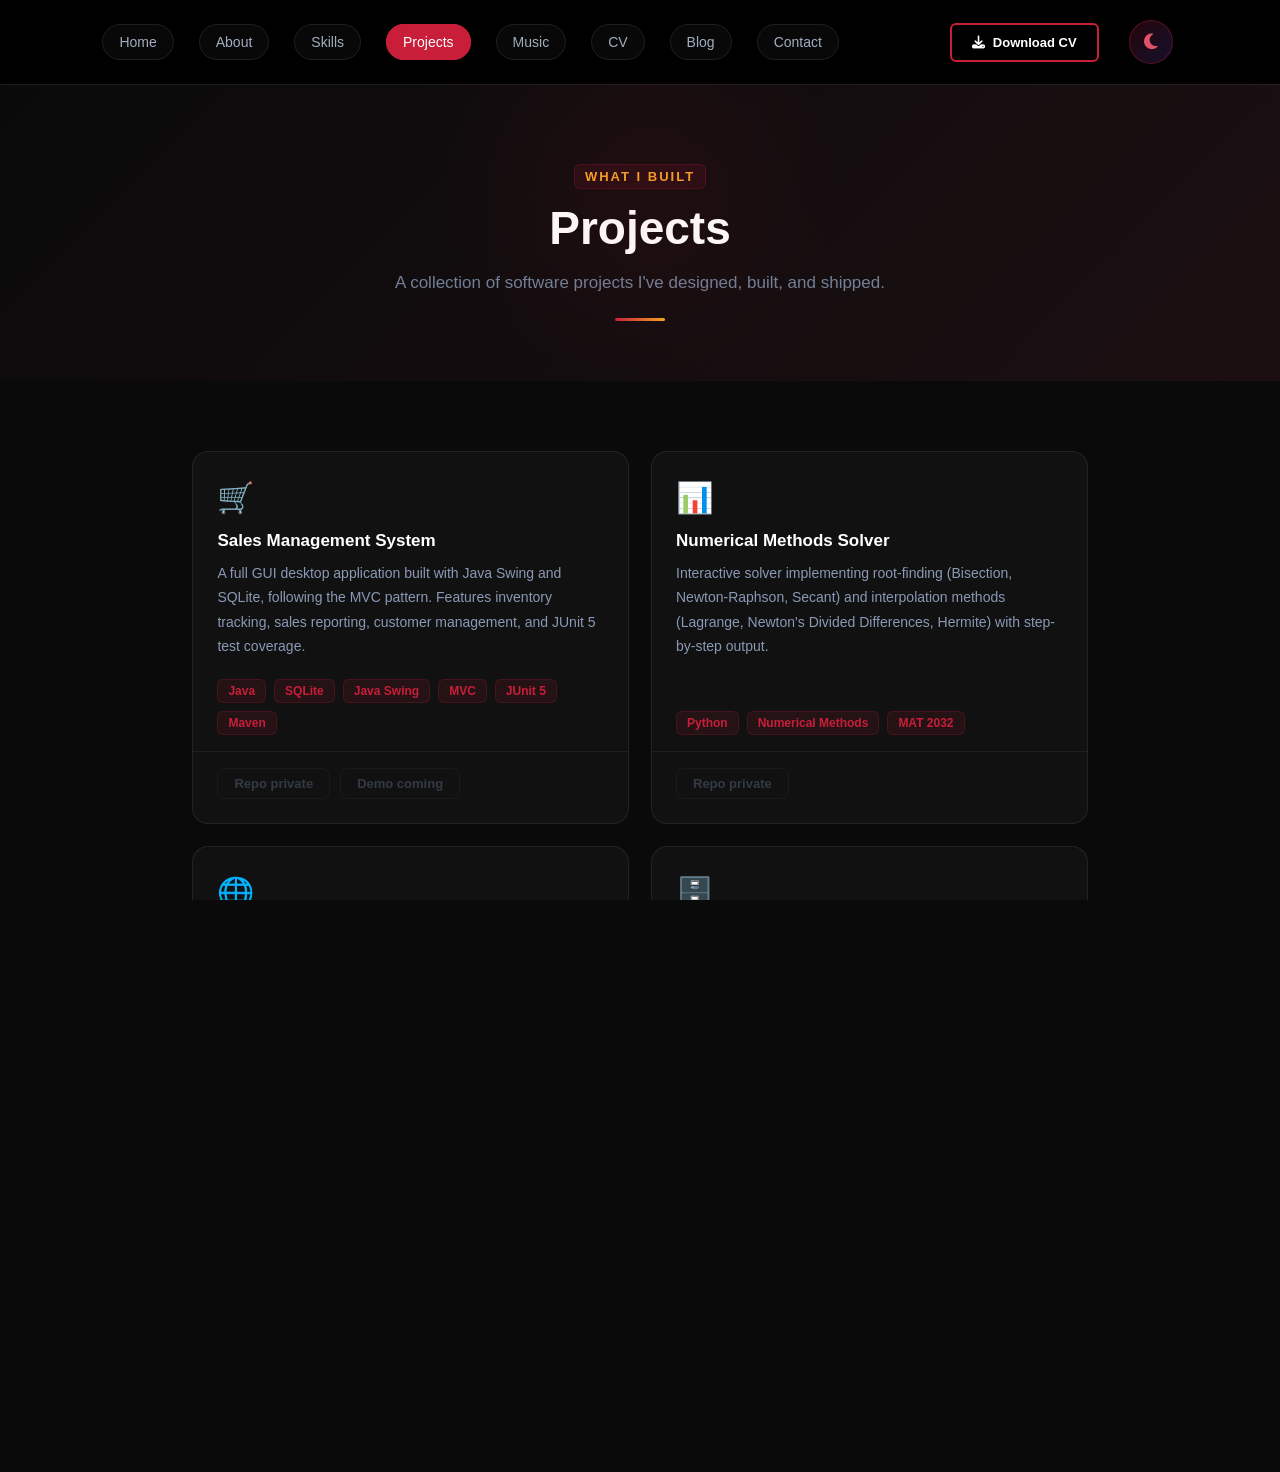
<file: projects.html>
<!DOCTYPE html>
<html lang="en">
<head>
    <meta charset="UTF-8">
    <meta name="viewport" content="width=device-width, initial-scale=1.0">
    <title>Heshan Madhuwantha | Projects</title>
    <link rel="icon" type="image/png" href="images/favicon.png">
    <link rel="stylesheet" href="style.css">
    <link rel="stylesheet" href="https://cdnjs.cloudflare.com/ajax/libs/font-awesome/6.4.0/css/all.min.css">
    <style>
        .projects-grid {
            display: grid;
            grid-template-columns: repeat(auto-fit, minmax(300px, 1fr));
            gap: 22px;
        }
        .project-card {
            background: rgba(255,255,255,0.03);
            border: 1px solid rgba(255,255,255,0.08);
            border-radius: 16px;
            overflow: hidden;
            display: flex;
            flex-direction: column;
            transition: border-color 0.2s, transform 0.25s;
        }
        .project-card:hover { border-color: rgba(200, 30, 58,0.35); transform: translateY(-5px); }

        .project-top { padding: 28px 24px 0; flex: 1; }
        .project-icon { font-size: 30px; margin-bottom: 16px; display: block; }
        .project-card h3 { font-size: 17px; font-weight: 600; color: #fff; margin-bottom: 10px; }
        .project-card p { font-size: 14px; color: #8a99b5; line-height: 1.75; margin-bottom: 20px; }

        .project-tags {
            display: flex;
            flex-wrap: wrap;
            gap: 8px;
            padding: 0 24px 16px;
        }

        .project-links {
            display: flex;
            gap: 10px;
            padding: 16px 24px 24px;
            border-top: 1px solid rgba(255,255,255,0.06);
        }
        .project-links a {
            font-size: 13px;
            font-weight: 600;
            color: #c81e3a;
            text-decoration: none;
            padding: 7px 16px;
            border: 1px solid rgba(200, 30, 58,0.25);
            border-radius: 8px;
            transition: background 0.2s, border-color 0.2s;
        }
        .project-links a:hover {
            background: rgba(200, 30, 58,0.1);
            border-color: #c81e3a;
        }
        .project-links a.disabled {
            color: #4a5568;
            border-color: rgba(255,255,255,0.07);
            pointer-events: none;
        }
    </style>
</head>
<body id="page-body" class="pre-fade">

   <nav>
    <!-- Logo ඉවත් කර ඇත -->

    <!-- Mobile එකේදී වම් පසින් පේන Hamburger (pages selector) -->
    <button class="hamburger" id="hamburger" onclick="toggleMenu()">
        <span></span><span></span><span></span>
    </button>

    <!-- මැද ඇති Links -->
    <ul id="nav-menu">
        <li><a href="index.html">Home</a></li>
        <li><a href="about.html">About</a></li>
        <li><a href="skills.html">Skills</a></li>
        <li><a href="projects.html" class="active">Projects</a></li>
        <li><a href="music.html">Music</a></li>
        <li><a href="cv.html">CV</a></li>
        <li><a href="blog.html">Blog</a></li>
        <li><a href="contact.html">Contact</a></li>
    </ul>

    <!-- දකුණු පස ඇති බොත්තම් -->
    <div class="nav-right">
        <a href="resume.pdf" download class="nav-cv-btn">
            <i class="fa-solid fa-download"></i><span>Download CV</span>
        </a>

        <button class="theme-toggle-btn" id="theme-toggle" onclick="toggleTheme()">
            <i class="fa-solid fa-moon"></i>
        </button>
    </div>
</nav>
    <div class="page-hero">
        <span class="tag">What I Built</span>
        <h1>Projects</h1>
        <p>A collection of software projects I've designed, built, and shipped.</p>
        <div class="hero-line"></div>
    </div>

    <div class="page-content">
        <div class="projects-grid reveal">

            <div class="project-card">
                <div class="project-top">
                    <span class="project-icon">🛒</span>
                    <h3>Sales Management System</h3>
                    <p>A full GUI desktop application built with Java Swing and SQLite, following the MVC pattern. Features inventory tracking, sales reporting, customer management, and JUnit 5 test coverage.</p>
                </div>
                <div class="project-tags">
                    <span class="tag">Java</span>
                    <span class="tag">SQLite</span>
                    <span class="tag">Java Swing</span>
                    <span class="tag">MVC</span>
                    <span class="tag">JUnit 5</span>
                    <span class="tag">Maven</span>
                </div>
                <div class="project-links">
                    <a class="disabled">Repo private</a>
                    <a class="disabled">Demo coming</a>
                </div>
            </div>

            <div class="project-card">
                <div class="project-top">
                    <span class="project-icon">📊</span>
                    <h3>Numerical Methods Solver</h3>
                    <p>Interactive solver implementing root-finding (Bisection, Newton-Raphson, Secant) and interpolation methods (Lagrange, Newton's Divided Differences, Hermite) with step-by-step output.</p>
                </div>
                <div class="project-tags">
                    <span class="tag">Python</span>
                    <span class="tag">Numerical Methods</span>
                    <span class="tag">MAT 2032</span>
                </div>
                <div class="project-links">
                    <a class="disabled">Repo private</a>
                </div>
            </div>

            <div class="project-card">
                <div class="project-top">
                    <span class="project-icon">🌐</span>
                    <h3>Personal Portfolio Website</h3>
                    <p>This multi-page responsive portfolio built from scratch with pure HTML, CSS, and vanilla JavaScript. Features dark theme, scroll animations, skill progress bars, and a working contact form.</p>
                </div>
                <div class="project-tags">
                    <span class="tag">HTML</span>
                    <span class="tag">CSS</span>
                    <span class="tag">JavaScript</span>
                    <span class="tag">Responsive</span>
                </div>
                <div class="project-links">
                    <a href="https://github.com/heshancampus1028-dev/Heshan_Madhuwantha" target="_blank">GitHub →</a>
                    <a href="index.html">Live Site →</a>
                </div>
            </div>

            <div class="project-card">
                <div class="project-top">
                    <span class="project-icon">🗄️</span>
                    <h3>Database Concurrency Study Tool</h3>
                    <p>A comprehensive study document and interactive quiz on Transactions and Concurrency Control — covering ACID properties, locking mechanisms, MVCC, and deadlock resolution.</p>
                </div>
                <div class="project-tags">
                    <span class="tag">Database Theory</span>
                    <span class="tag">SQL</span>
                    <span class="tag">HTML Quiz</span>
                </div>
                <div class="project-links">
                    <a class="disabled">Repo private</a>
                </div>
            </div>

        </div>
    </div>

    <footer>
        <div class="footer-inner">
            <a href="index.html" class="footer-logo">Heshan Madhuwantha</a>
            <nav class="footer-nav">
                <a href="index.html">Home</a>
                <a href="about.html">About</a>
                <a href="skills.html">Skills</a>
                <a href="projects.html">Projects</a>
                <a href="music.html">Music</a>
                <a href="cv.html">CV</a>
                <a href="blog.html">Blog</a>
                <a href="contact.html">Contact</a>
            </nav>
            <p>© 2025 Heshan Madhuwantha. All rights reserved.</p>
        </div>
    </footer>

    <script>
        function toggleMenu() {
            document.getElementById('nav-menu').classList.toggle('open');
            document.getElementById('hamburger').classList.toggle('open');
        }
        const observer = new IntersectionObserver(entries => {
            entries.forEach(e => { if (e.isIntersecting) e.target.classList.add('visible'); });
        }, { threshold: 0.1 });
        document.querySelectorAll('.reveal').forEach(el => observer.observe(el));
        function toggleMenu() {
            document.getElementById('nav-menu').classList.toggle('open');
            document.getElementById('hamburger').classList.toggle('open');
        }
        
        
        function toggleTheme() {
            const body = document.getElementById('page-body');
            const toggleBtn = document.getElementById('theme-toggle');
            
            body.classList.toggle('light-mode');
            
            if (body.classList.contains('light-mode')) {
                localStorage.setItem('portfolio-theme', 'light');
                toggleBtn.innerHTML = '<i class="fa-solid fa-sun"></i>';
            } else {
                localStorage.setItem('portfolio-theme', 'dark');
                toggleBtn.innerHTML = '<i class="fa-solid fa-moon"></i>';
            }
        }

        
        window.onload = function() {
            const savedTheme = localStorage.getItem('portfolio-theme');
            const body = document.getElementById('page-body');
            const toggleBtn = document.getElementById('theme-toggle');

            requestAnimationFrame(() => requestAnimationFrame(() => body.classList.remove('pre-fade')));

            if (savedTheme === 'light') {
                body.classList.add('light-mode');
                if(toggleBtn) toggleBtn.innerHTML = '<i class="fa-solid fa-sun"></i>';
            } else {
                body.classList.remove('light-mode');
                if(toggleBtn) toggleBtn.innerHTML = '<i class="fa-solid fa-moon"></i>';
            }
        };

        // Smooth page-to-page transition
        document.addEventListener('click', function(e) {
            const link = e.target.closest('a');
            if (!link) return;
            const href = link.getAttribute('href');
            if (!href || href.startsWith('#') || href.startsWith('mailto:') || href.startsWith('tel:') ||
                link.target === '_blank' || href.startsWith('http') || href.startsWith('javascript:')) return;
            e.preventDefault();
            document.getElementById('page-body').classList.add('page-leaving');
            setTimeout(() => { window.location.href = href; }, 300);
        });
    </script>
</body>
</html>
</file>
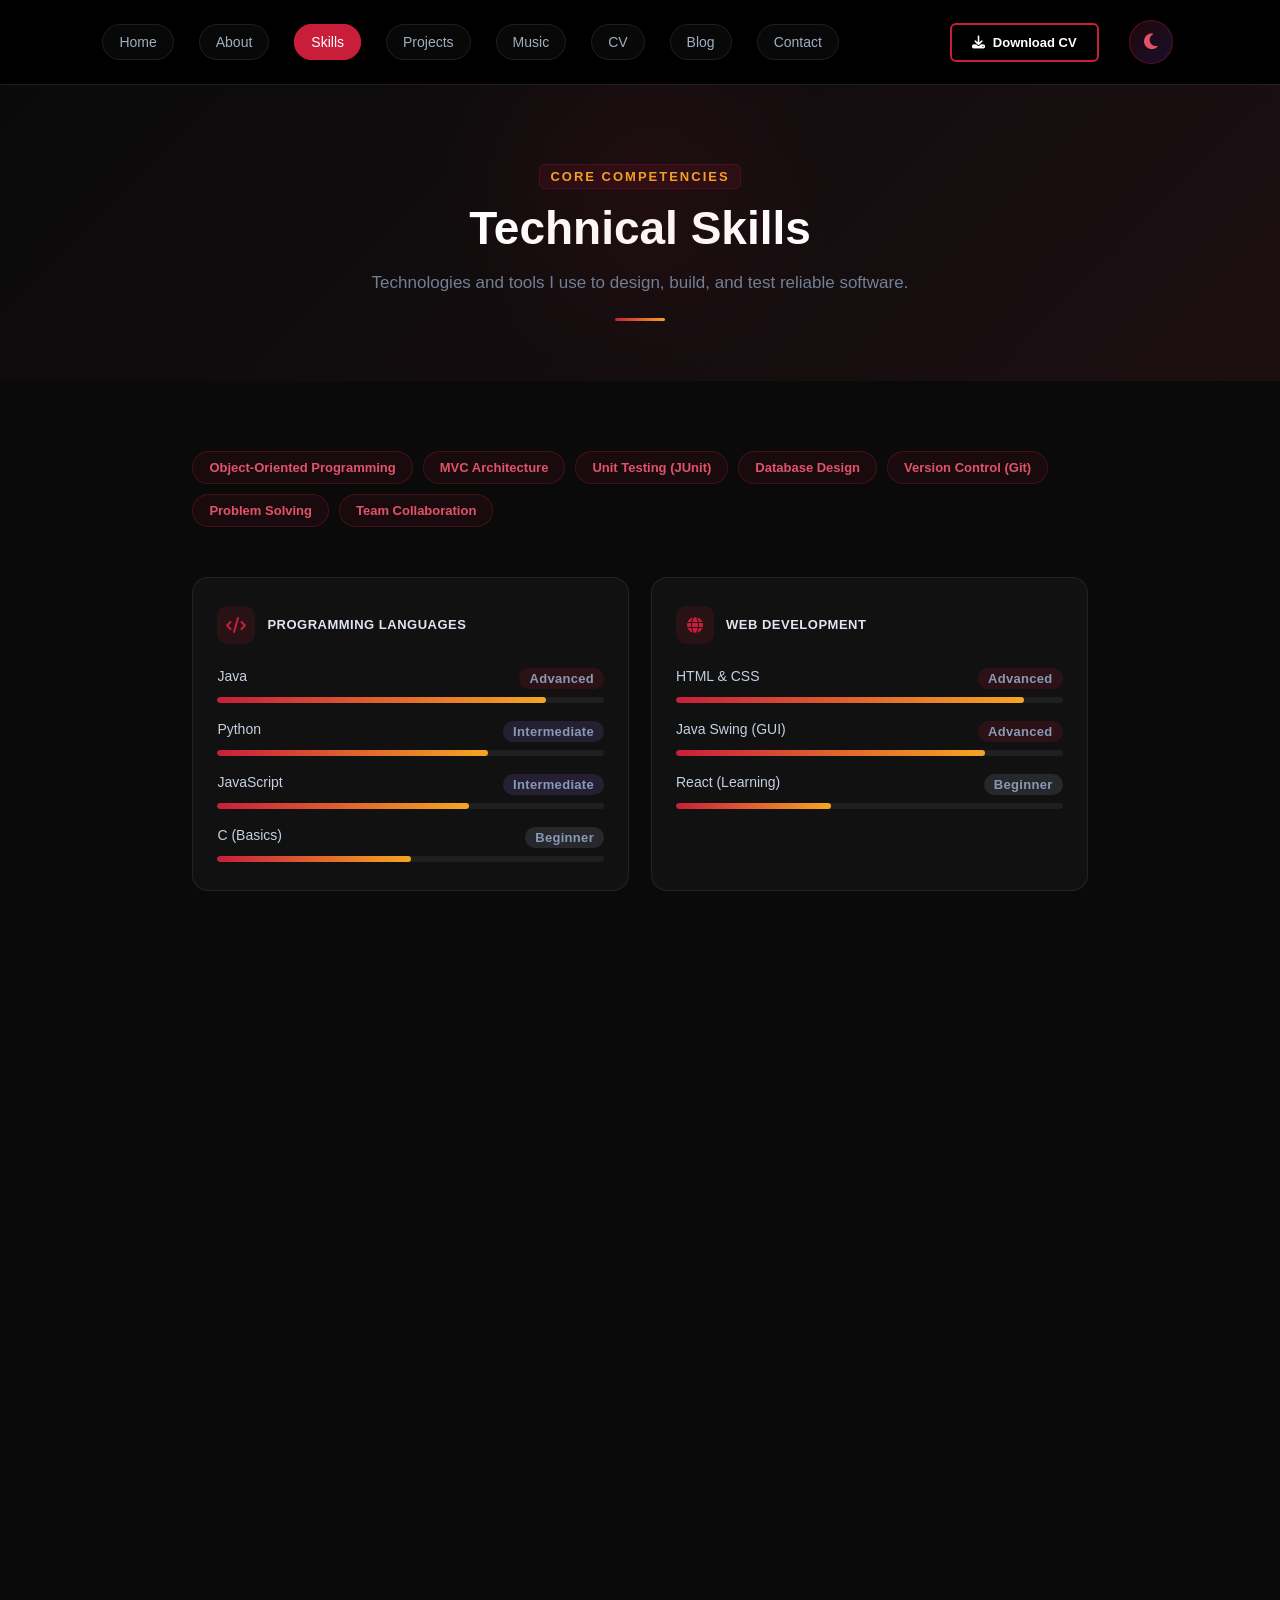
<file: skills.html>
<!DOCTYPE html>
<html lang="en">
<head>
    <meta charset="UTF-8">
    <meta name="viewport" content="width=device-width, initial-scale=1.0">
    <title>Heshan Madhuwantha | Skills</title>
    <link rel="icon" type="image/png" href="images/favicon.png">
    <link rel="stylesheet" href="style.css">
    <link rel="stylesheet" href="https://cdnjs.cloudflare.com/ajax/libs/font-awesome/6.4.0/css/all.min.css">
    <style>
        /* Core competency chips (ATS-friendly keyword strip) */
        .competency-strip {
            display: flex;
            flex-wrap: wrap;
            gap: 10px;
            margin-bottom: 50px;
        }
        .competency-chip {
            background: rgba(200, 30, 58,0.08);
            border: 1px solid rgba(200, 30, 58,0.25);
            color: #e2536a;
            font-size: 13px;
            font-weight: 600;
            padding: 8px 16px;
            border-radius: 20px;
        }

        .skills-grid {
            display: grid;
            grid-template-columns: repeat(auto-fit, minmax(300px, 1fr));
            gap: 22px;
            margin-bottom: 60px;
        }
        .skill-category {
            background: rgba(255,255,255,0.03);
            border: 1px solid rgba(255,255,255,0.08);
            border-radius: 16px;
            padding: 28px 24px;
            transition: border-color 0.2s, transform 0.2s;
        }
        .skill-category:hover { border-color: rgba(200, 30, 58,0.25); transform: translateY(-3px); }
        .skill-category-head {
            display: flex;
            align-items: center;
            gap: 12px;
            margin-bottom: 24px;
        }
        .skill-category-icon {
            width: 38px;
            height: 38px;
            border-radius: 10px;
            background: rgba(200, 30, 58,0.12);
            color: #c81e3a;
            display: flex;
            align-items: center;
            justify-content: center;
            font-size: 16px;
            flex-shrink: 0;
        }
        .skill-category h3 {
            font-size: 13px;
            font-weight: 700;
            color: #e0e6f0;
            letter-spacing: 0.5px;
            text-transform: uppercase;
        }

        /* Proficiency level tag instead of raw percentage */
        .level-tag {
            font-size: 11px;
            font-weight: 700;
            padding: 3px 10px;
            border-radius: 20px;
            letter-spacing: 0.3px;
        }
        .level-advanced   { background: rgba(200, 30, 58,0.15); color: #e2536a; }
        .level-intermediate { background: rgba(147,112,247,0.15); color: #e2536a; }
        .level-beginner    { background: rgba(160,174,192,0.15); color: #a0aec0; }

        /* Tool badges */
        .tools-section { margin-top: 20px; }
        .tools-section h3 {
            font-size: 22px;
            font-weight: 600;
            color: #fff;
            margin-bottom: 22px;
            padding-bottom: 12px;
            border-bottom: 1px solid rgba(255,255,255,0.07);
        }
        .tools-grid {
            display: flex;
            flex-wrap: wrap;
            gap: 12px;
        }
        .tool-badge {
            display: flex;
            align-items: center;
            gap: 10px;
            background: rgba(255,255,255,0.04);
            border: 1px solid rgba(255,255,255,0.09);
            border-radius: 10px;
            padding: 10px 16px;
            font-size: 14px;
            color: #c5d0e0;
            font-weight: 500;
            transition: border-color 0.2s, background 0.2s, transform 0.2s;
        }
        .tool-badge:hover {
            border-color: rgba(200, 30, 58,0.3);
            background: rgba(200, 30, 58,0.07);
            transform: translateY(-2px);
        }
        .tool-badge .tb-icon {
            font-size: 15px;
            color: #c81e3a;
            width: 18px;
            text-align: center;
        }

        /* Currently learning section */
        .learning-section {
            margin-top: 50px;
            padding-top: 40px;
            border-top: 1px solid rgba(255,255,255,0.07);
        }
        .learning-section h3 {
            font-size: 22px;
            font-weight: 600;
            color: #fff;
            margin-bottom: 8px;
        }
        .learning-section .sub {
            font-size: 14px;
            color: #8a99b5;
            margin-bottom: 22px;
        }
        .learning-grid {
            display: flex;
            flex-wrap: wrap;
            gap: 12px;
        }
        .learning-badge {
            display: flex;
            align-items: center;
            gap: 9px;
            background: transparent;
            border: 1.5px dashed rgba(147,112,247,0.4);
            border-radius: 10px;
            padding: 10px 16px;
            font-size: 14px;
            color: #e2536a;
            font-weight: 500;
        }
        .learning-badge i { font-size: 14px; }

        body.light-mode .competency-chip {
            background: rgba(200, 30, 58,0.08);
            border-color: rgba(200, 30, 58,0.3);
            color: #a51830;
        }
        body.light-mode .skill-category h3 { color: #1a202c; }
        body.light-mode .learning-badge { color: #a51830; border-color: rgba(124,92,214,0.4); }
    </style>
</head>
<body id="page-body" class="pre-fade">

    <nav>
    <!-- Logo ඉවත් කර ඇත -->

    <!-- Mobile එකේදී වම් පසින් පේන Hamburger (pages selector) -->
    <button class="hamburger" id="hamburger" onclick="toggleMenu()">
        <span></span><span></span><span></span>
    </button>

    <!-- මැද ඇති Links -->
    <ul id="nav-menu">
        <li><a href="index.html" >Home</a></li>
        <li><a href="about.html">About</a></li>
        <li><a href="skills.html" class="active">Skills</a></li>
        <li><a href="projects.html">Projects</a></li>
        <li><a href="music.html">Music</a></li>
        <li><a href="cv.html">CV</a></li>
        <li><a href="blog.html">Blog</a></li>
        <li><a href="contact.html">Contact</a></li>
    </ul>

    <!-- දකුණු පස ඇති බොත්තම් -->
    <div class="nav-right">
        <a href="resume.pdf" download class="nav-cv-btn">
            <i class="fa-solid fa-download"></i><span>Download CV</span>
        </a>

        <button class="theme-toggle-btn" id="theme-toggle" onclick="toggleTheme()">
            <i class="fa-solid fa-moon"></i>
        </button>
    </div>
</nav>
    <div class="page-hero">
        <span class="tag">Core Competencies</span>
        <h1>Technical Skills</h1>
        <p>Technologies and tools I use to design, build, and test reliable software.</p>
        <div class="hero-line"></div>
    </div>

    <div class="page-content">

        <div class="competency-strip reveal">
            <span class="competency-chip">Object-Oriented Programming</span>
            <span class="competency-chip">MVC Architecture</span>
            <span class="competency-chip">Unit Testing (JUnit)</span>
            <span class="competency-chip">Database Design</span>
            <span class="competency-chip">Version Control (Git)</span>
            <span class="competency-chip">Problem Solving</span>
            <span class="competency-chip">Team Collaboration</span>
        </div>

        <div class="skills-grid reveal">
            <div class="skill-category">
                <div class="skill-category-head">
                    <div class="skill-category-icon"><i class="fa-solid fa-code"></i></div>
                    <h3>Programming Languages</h3>
                </div>
                <div class="skill-item">
                    <div class="skill-label"><span>Java</span><span class="level-tag level-advanced">Advanced</span></div>
                    <div class="skill-bar"><div class="skill-fill" data-width="85"></div></div>
                </div>
                <div class="skill-item">
                    <div class="skill-label"><span>Python</span><span class="level-tag level-intermediate">Intermediate</span></div>
                    <div class="skill-bar"><div class="skill-fill" data-width="70"></div></div>
                </div>
                <div class="skill-item">
                    <div class="skill-label"><span>JavaScript</span><span class="level-tag level-intermediate">Intermediate</span></div>
                    <div class="skill-bar"><div class="skill-fill" data-width="65"></div></div>
                </div>
                <div class="skill-item">
                    <div class="skill-label"><span>C (Basics)</span><span class="level-tag level-beginner">Beginner</span></div>
                    <div class="skill-bar"><div class="skill-fill" data-width="50"></div></div>
                </div>
            </div>

            <div class="skill-category">
                <div class="skill-category-head">
                    <div class="skill-category-icon"><i class="fa-solid fa-globe"></i></div>
                    <h3>Web Development</h3>
                </div>
                <div class="skill-item">
                    <div class="skill-label"><span>HTML & CSS</span><span class="level-tag level-advanced">Advanced</span></div>
                    <div class="skill-bar"><div class="skill-fill" data-width="90"></div></div>
                </div>
                <div class="skill-item">
                    <div class="skill-label"><span>Java Swing (GUI)</span><span class="level-tag level-advanced">Advanced</span></div>
                    <div class="skill-bar"><div class="skill-fill" data-width="80"></div></div>
                </div>
                <div class="skill-item">
                    <div class="skill-label"><span>React (Learning)</span><span class="level-tag level-beginner">Beginner</span></div>
                    <div class="skill-bar"><div class="skill-fill" data-width="40"></div></div>
                </div>
            </div>

            <div class="skill-category">
                <div class="skill-category-head">
                    <div class="skill-category-icon"><i class="fa-solid fa-database"></i></div>
                    <h3>Database & Tools</h3>
                </div>
                <div class="skill-item">
                    <div class="skill-label"><span>SQLite / MySQL</span><span class="level-tag level-advanced">Advanced</span></div>
                    <div class="skill-bar"><div class="skill-fill" data-width="80"></div></div>
                </div>
                <div class="skill-item">
                    <div class="skill-label"><span>Git & GitHub</span><span class="level-tag level-intermediate">Intermediate</span></div>
                    <div class="skill-bar"><div class="skill-fill" data-width="75"></div></div>
                </div>
                <div class="skill-item">
                    <div class="skill-label"><span>Maven / NetBeans</span><span class="level-tag level-intermediate">Intermediate</span></div>
                    <div class="skill-bar"><div class="skill-fill" data-width="70"></div></div>
                </div>
            </div>

            <div class="skill-category">
                <div class="skill-category-head">
                    <div class="skill-category-icon"><i class="fa-solid fa-square-root-variable"></i></div>
                    <h3>Mathematics & Science</h3>
                </div>
                <div class="skill-item">
                    <div class="skill-label"><span>Linear Algebra</span><span class="level-tag level-advanced">Advanced</span></div>
                    <div class="skill-bar"><div class="skill-fill" data-width="80"></div></div>
                </div>
                <div class="skill-item">
                    <div class="skill-label"><span>Numerical Methods</span><span class="level-tag level-intermediate">Intermediate</span></div>
                    <div class="skill-bar"><div class="skill-fill" data-width="75"></div></div>
                </div>
                <div class="skill-item">
                    <div class="skill-label"><span>Electronics / Physics</span><span class="level-tag level-intermediate">Intermediate</span></div>
                    <div class="skill-bar"><div class="skill-fill" data-width="78"></div></div>
                </div>
            </div>
        </div>

        <div class="tools-section reveal">
            <h3>Tools & Platforms</h3>
            <div class="tools-grid">
                <div class="tool-badge"><i class="fa-solid fa-mug-hot tb-icon"></i> Java / NetBeans</div>
                <div class="tool-badge"><i class="fa-brands fa-python tb-icon"></i> Python</div>
                <div class="tool-badge"><i class="fa-solid fa-database tb-icon"></i> SQLite</div>
                <div class="tool-badge"><i class="fa-solid fa-server tb-icon"></i> MySQL</div>
                <div class="tool-badge"><i class="fa-brands fa-git-alt tb-icon"></i> Git & GitHub</div>
                <div class="tool-badge"><i class="fa-solid fa-box tb-icon"></i> Maven</div>
                <div class="tool-badge"><i class="fa-solid fa-vial tb-icon"></i> JUnit 5</div>
                <div class="tool-badge"><i class="fa-brands fa-linux tb-icon"></i> Linux / Terminal</div>
                <div class="tool-badge"><i class="fa-solid fa-code tb-icon"></i> VS Code</div>
                <div class="tool-badge"><i class="fa-solid fa-calculator tb-icon"></i> MATLAB (Basic)</div>
            </div>
        </div>

        <div class="learning-section reveal">
            <h3>Currently Learning</h3>
            <p class="sub">Actively expanding my skill set to stay current with industry tools.</p>
            <div class="learning-grid">
                <div class="learning-badge"><i class="fa-brands fa-react"></i> React.js</div>
                <div class="learning-badge"><i class="fa-solid fa-cubes"></i> Kubernetes Fundamentals</div>
                <div class="learning-badge"><i class="fa-solid fa-calculator"></i> MATLAB</div>
            </div>
        </div>

    </div>

    <footer>
        <div class="footer-inner">
            <a href="index.html" class="footer-logo">Heshan<span>.</span></a>
            <nav class="footer-nav">
                <a href="index.html">Home</a>
                <a href="about.html">About</a>
                <a href="skills.html">Skills</a>
                <a href="projects.html">Projects</a>
                <a href="music.html">Music</a>
                <a href="cv.html">CV</a>
                <a href="blog.html">Blog</a>
                <a href="contact.html">Contact</a>
            </nav>
            <p>© 2025 Heshan Madhuwantha. All rights reserved.</p>
        </div>
    </footer>

    <script>
        function toggleMenu() {
            document.getElementById('nav-menu').classList.toggle('open');
            document.getElementById('hamburger').classList.toggle('open');
        }

        
        function toggleTheme() {
            const body = document.getElementById('page-body');
            const toggleBtn = document.getElementById('theme-toggle');
            
            body.classList.toggle('light-mode');
            
            if (body.classList.contains('light-mode')) {
                localStorage.setItem('portfolio-theme', 'light');
                toggleBtn.innerHTML = '<i class="fa-solid fa-sun"></i>';
            } else {
                localStorage.setItem('portfolio-theme', 'dark');
                toggleBtn.innerHTML = '<i class="fa-solid fa-moon"></i>';
            }
        }

        
        window.onload = function() {
            const savedTheme = localStorage.getItem('portfolio-theme');
            const body = document.getElementById('page-body');
            const toggleBtn = document.getElementById('theme-toggle');

            requestAnimationFrame(() => requestAnimationFrame(() => body.classList.remove('pre-fade')));

            if (savedTheme === 'light') {
                body.classList.add('light-mode');
                if(toggleBtn) toggleBtn.innerHTML = '<i class="fa-solid fa-sun"></i>';
            } else {
                body.classList.remove('light-mode');
                if(toggleBtn) toggleBtn.innerHTML = '<i class="fa-solid fa-moon"></i>';
            }
        };

        const observer = new IntersectionObserver(entries => {
            entries.forEach(e => {
                if (e.isIntersecting) {
                    e.target.classList.add('visible');
                    e.target.querySelectorAll('.skill-fill').forEach(bar => {
                        setTimeout(() => { bar.style.width = bar.getAttribute('data-width') + '%'; }, 200);
                    });
                }
            });
        }, { threshold: 0.1 });
        document.querySelectorAll('.reveal').forEach(el => observer.observe(el));

        // Smooth page-to-page transition
        document.addEventListener('click', function(e) {
            const link = e.target.closest('a');
            if (!link) return;
            const href = link.getAttribute('href');
            if (!href || href.startsWith('#') || href.startsWith('mailto:') || href.startsWith('tel:') ||
                link.target === '_blank' || href.startsWith('http') || href.startsWith('javascript:')) return;
            e.preventDefault();
            document.getElementById('page-body').classList.add('page-leaving');
            setTimeout(() => { window.location.href = href; }, 300);
        });
    </script>
</body>
</html>
</file>
<file: style.css>
* {
    margin: 0;
    padding: 0;
    box-sizing: border-box;
    font-family: 'Segoe UI', Tahoma, Geneva, Verdana, sans-serif;

}
body, html {
    width: 100%;
    height: 100%;
    overflow-x: hidden; /* තිරයෙන් පිටතට යන අකුරු නිසා scroll bar එකක් ඒම වළක්වයි */
}

html { scroll-behavior: smooth; }

body {
    background-color: #0a0a0a;
    color: #e0e6f0;
    transition: background-color 0.3s ease, color 0.3s ease, opacity 0.35s ease;
    opacity: 1;
}

body.pre-fade {
    opacity: 0;
}

body.page-leaving {
    opacity: 0;
}

body.light-mode {
    background-color: #f4f7fa;
    color: #1a202c;
}

/* ── Reveal animation ── */
.reveal {
    opacity: 0;
    transform: translateY(36px);
    transition: opacity 0.7s ease, transform 0.7s ease;
}
.reveal.visible {
    opacity: 1;
    transform: translateY(0);
}

/* ── Navigation ── */
nav {
    display: flex;
    justify-content: space-between;
    align-items: center;
    padding: 18px 8%;
    background-color: rgba(0,0,0,0.96);
    backdrop-filter: blur(10px);
    box-shadow: 0 1px 0 rgba(255,255,255,0.07);
    position: sticky;
    top: 0;
    z-index: 1000;
}

body.light-mode nav {
    background-color: rgba(244,247,250,0.93);
    box-shadow: 0 1px 0 rgba(0,0,0,0.07);
}

nav .logo {
    font-size: 22px;
    font-weight: 700;
    color: #fff;
    text-decoration: none;
}
body.light-mode nav .logo { color: #1a202c; }
nav .logo span { color: #c81e3a; }

/* Navigation and Toggle Button positioning */
nav ul {
    display: flex;
    list-style: none;
    margin-left: auto; 
    align-items: center;
    gap: 4px;
}

nav ul li a {
    text-decoration: none;
    color: #a0aec0;
    font-weight: 500;
    font-size: 14px;
    padding: 9px 16px;
    border-radius: 8px;
    border: 1px solid rgba(255,255,255,0.09);
    background: rgba(255,255,255,0.03);
    transition: color 0.2s, background 0.2s, border-color 0.2s;
}

body.light-mode nav ul li a {
    color: #1a202c;
    border-color: #e2e8f0;
    background: #fff;
}

nav ul li a:hover {
    color: #fff;
    background: rgba(200, 30, 58,0.15);
    border-color: rgba(200, 30, 58,0.5);
}

nav ul li a.active {
    color: #fff;
    background: #c81e3a;
    border-color: #c81e3a;
}

/* Hamburger */
.hamburger {
    display: none;
    flex-direction: column;
    gap: 5px;
    cursor: pointer;
    padding: 4px;
    background: none;
    border: none;
}
.hamburger span {
    display: block;
    width: 24px;
    height: 2px;
    background: #e0e6f0;
    border-radius: 2px;
    transition: all 0.3s;
}
.hamburger.open span:nth-child(1) { transform: translateY(7px) rotate(45deg); }
.hamburger.open span:nth-child(2) { opacity: 0; }
.hamburger.open span:nth-child(3) { transform: translateY(-7px) rotate(-45deg); }

/* ── Page Hero Banner (all pages except home) ── */
.page-hero {
    padding: 80px 8% 60px;
    background: linear-gradient(135deg, #0a0a0a 0%, #1c0f12 100%);
    position: relative;
    overflow: hidden;
    text-align: center;
}
.page-hero::before {
    content: '';
    position: absolute;
    width: 400px;
    height: 400px;
    background: radial-gradient(circle, rgba(200, 30, 58,0.07) 0%, transparent 70%);
    top: -100px;
    left: 50%;
    transform: translateX(-50%);
    pointer-events: none;
}
.page-hero .tag {
    display: inline-block;
    font-size: 13px;
    font-weight: 600;
    color: #f5a623;
    letter-spacing: 2px;
    text-transform: uppercase;
    margin-bottom: 12px;
}
.page-hero h1 {
    font-size: 46px;
    font-weight: 700;
    color: #fff;
    margin-bottom: 14px;
}
.page-hero p {
    font-size: 17px;
    color: #718096;
    max-width: 540px;
    margin: 0 auto;
    line-height: 1.7;
}
.hero-line {
    width: 50px;
    height: 3px;
    background: linear-gradient(90deg, #c81e3a, #f5a623);
    border-radius: 2px;
    margin: 20px auto 0;
}

/* ── Main content area ── */
.page-content {
    padding: 70px 8%;
    max-width: 1100px;
    margin: 0 auto;
}

/* ── Buttons ── */
.btn-primary {
    padding: 13px 32px;
    background: #f5a623;
    color: #1a202c;
    border: none;
    border-radius: 10px;
    font-size: 15px;
    font-weight: 700;
    cursor: pointer;
    transition: background 0.2s, transform 0.15s;
    text-decoration: none;
    display: inline-block;
}
.btn-primary:hover { background: #d88f12; transform: translateY(-2px); }

.btn-secondary {
    padding: 13px 32px;
    background: transparent;
    color: #e0e6f0;
    border: 1px solid rgba(255,255,255,0.18);
    border-radius: 10px;
    font-size: 15px;
    font-weight: 600;
    cursor: pointer;
    transition: border-color 0.2s, background 0.2s, transform 0.15s;
    text-decoration: none;
    display: inline-block;
}
.btn-secondary:hover {
    border-color: #c81e3a;
    background: rgba(200, 30, 58,0.08);
    transform: translateY(-2px);
}

/* ── Cards ── */
.card {
    background: rgba(255,255,255,0.03);
    border: 1px solid rgba(255,255,255,0.08);
    border-radius: 16px;
    padding: 28px 24px;
    transition: border-color 0.2s, transform 0.2s;
}
.card:hover {
    border-color: rgba(200, 30, 58,0.3);
    transform: translateY(-4px);
}

/* ── Tags/Badges ── */
.tag {
    font-size: 12px;
    font-weight: 600;
    color: #c81e3a;
    background: rgba(200, 30, 58,0.1);
    border: 1px solid rgba(200, 30, 58,0.2);
    padding: 4px 10px;
    border-radius: 6px;
}

/* ── Footer ── */
footer {
    background: #060606;
    padding: 38px 8%;
    border-top: 1px solid rgba(255,255,255,0.06);
    text-align: center;
}
.footer-inner {
    max-width: 900px;
    margin: 0 auto;
    display: flex;
    flex-direction: column;
    align-items: center;
    gap: 18px;
}
.footer-logo {
    font-size: 18px;
    font-weight: 700;
    color: #fff;
    text-decoration: none;
}
.footer-logo span { color: #c81e3a; }

.footer-nav {
    display: flex;
    gap: 4px;
    flex-wrap: wrap;
    justify-content: center;
}
.footer-nav a {
    text-decoration: none;
    color: #8a99b5;
    font-size: 14px;
    padding: 5px 12px;
    border-radius: 6px;
    transition: color 0.2s, background 0.2s;
}
.footer-nav a:hover {
    color: #fff;
    background: rgba(255,255,255,0.06);
}
footer p { font-size: 13px; color: #4a5568; }

/* ── Skill bars ── */
.skill-item { margin-bottom: 18px; }
.skill-item:last-child { margin-bottom: 0; }
.skill-label {
    display: flex;
    justify-content: space-between;
    margin-bottom: 8px;
}
.skill-label span:first-child { font-size: 14px; color: #c5d0e0; font-weight: 500; }
.skill-label span:last-child { font-size: 13px; color: #8a99b5; }

.skill-bar {
    height: 6px;
    background: rgba(255, 255, 255, 0.06);
    border-radius: 6px;
    overflow: hidden;
    position: relative;
}

.skill-fill {
    height: 100%;
    background: linear-gradient(90deg, #c81e3a, #f5a623);
    border-radius: 6px;
    width: 0;
    transition: width 1s cubic-bezier(0.1, 0.8, 0.2, 1);
}

/* ── Light Mode Themes (Skills Bar Fixes) ── */
body.light-mode .skill-bar {
    background: #e2e8f0 !important;
}

body.light-mode .skill-fill {
    background: linear-gradient(90deg, #a51830, #f5a623) !important;
}

body.light-mode .skill-category {
    background: #ffffff;
    border: 1px solid #e2e8f0;
    color: #1a202c;
}

body.light-mode .skill-category h3 {
    color: #c81e3a;
}

body.light-mode .skill-label span:first-child {
    color: #1a202c;
    font-weight: 500;
}

body.light-mode .skill-label span:last-child {
    color: #4a5568;
}

body.light-mode .tool-badge {
    background: #edf2f7;
    color: #1a202c;
    border: 1px solid #e2e8f0;
}

body.light-mode .tool-badge .tb-icon {
    color: #c81e3a;
}

body.light-mode .learning-section h3 {
    color: #1a202c;
}
body.light-mode .learning-section .sub {
    color: #4a5568;
}
body.light-mode .learning-section {
    border-top-color: #e2e8f0;
}

/* Nav — Download CV button */
.nav-cv-btn {
    display: inline-flex;
    align-items: center;
    gap: 7px;
    background: #f5a623;
    color: #1a202c;
    border: 1px solid #f5a623;
    border-radius: 8px;
    padding: 8px 16px;
    font-size: 13px;
    font-weight: 700;
    text-decoration: none;
    margin-left: 12px;
    transition: background 0.2s, transform 0.15s, box-shadow 0.2s;
}
.nav-cv-btn i { font-size: 13px; }
.nav-cv-btn:hover {
    background: #d88f12;
    transform: translateY(-2px);
    box-shadow: 0 6px 14px rgba(245, 166, 35,0.35);
}
body.light-mode .nav-cv-btn {
    color: #1a202c;
}
@media (max-width: 900px) {
    .nav-cv-btn span { display: none; }
    .nav-cv-btn { padding: 8px 10px; margin-left: 6px; }
}

/* ── Responsive & Scrollable Mobile Menu ── */
@media (max-width: 900px) {
    nav ul {
        display: none;
        flex-direction: column;
        position: absolute;
        top: 62px;
        left: 0;
        right: 0;
        background: rgba(10,14,26,0.98);
        padding: 14px 8%;
        border-bottom: 1px solid rgba(255,255,255,0.07);
        gap: 2px;
        
        /* Mobile menu scrollable parameters added */
        max-height: 65vh; 
        overflow-y: auto;
    }
    nav ul.open { display: flex; }
    nav ul li a { display: block; padding: 10px 14px; }
    .hamburger { display: flex; }
    .page-hero h1 { font-size: 32px; }
    .page-content { padding: 50px 6%; }
}

/* ── Light Mode Themes (All Pages Setup) ── */
body.light-mode {
    background-color: #f4f7fa;
    color: #1a202c;
}

body.light-mode nav {
    background-color: rgba(244,247,250,0.93);
    box-shadow: 0 1px 0 rgba(0,0,0,0.07);
}

body.light-mode nav .logo, 
body.light-mode nav ul li a {
    color: #1a202c;
}

body.light-mode .quick-links,
body.light-mode .services-section,
body.light-mode .featured-project {
    background: #edf2f7;
}

body.light-mode .quick-link-card,
body.light-mode .srv-card,
body.light-mode .fp-wrapper {
    background: #fff;
    border-color: #e2e8f0;
}

body.light-mode .quick-link-card h3,
body.light-mode .srv-card h4,
body.light-mode .fp-content h3 {
    color: #1a202c;
}

body.light-mode .srv-card p,
body.light-mode .fp-content p,
body.light-mode .quick-link-card p {
    color: #4a5568;
}

body.light-mode .fp-image div,
body.light-mode .fp-image img {
    background: #e2e8f0;
    border-color: #cbd5e0;
}

/* Hero Section Light Mode adjustments */
body.light-mode .hero {
    background: linear-gradient(135deg, #e0e6f0 0%, #f4f7fa 60%, #e0e6f0 100%);
}

body.light-mode .hero-content h1 {
    color: #1a202c;
}

body.light-mode .hero-content .subtitle {
    color: #4a5568;
}

body.light-mode .hero-image img {
    border: 3px solid rgba(200, 30, 58,0.5);
    box-shadow: 0 0 70px rgba(200, 30, 58,0.1), 0 20px 50px rgba(0,0,0,0.15);
}

body.light-mode footer p {
    color: #4a5568;
}

/* Theme Toggle Button & Social Icons Light Mode Styling */
.theme-toggle-btn {
    background: linear-gradient(135deg, rgba(200, 30, 58,0.18) 0%, rgba(123,90,247,0.18) 100%);
    border: 1px solid rgba(200, 30, 58,0.35);
    width: 44px;
    height: 44px;
    border-radius: 50%;
    color: #e2536a;
    cursor: pointer;
    display: inline-flex;
    align-items: center;
    justify-content: center;
    font-size: 18px;
    transition: all 0.3s ease;
    margin-left: 15px;
    margin-right: 5px;
    box-shadow: 0 0 0 rgba(200, 30, 58,0);
}

.theme-toggle-btn:hover {
    background: linear-gradient(135deg, rgba(200, 30, 58,0.3) 0%, rgba(123,90,247,0.3) 100%);
    border-color: #e2536a;
    color: #f0899a;
    transform: translateY(-2px) rotate(10deg);
    box-shadow: 0 6px 16px rgba(200, 30, 58,0.35);
}

body.light-mode .theme-toggle-btn {
    background: linear-gradient(135deg, #ffe9b8 0%, #ffd479 100%);
    border-color: #f5b942;
    color: #b8720a;
}

body.light-mode .theme-toggle-btn:hover {
    background: linear-gradient(135deg, #ffdd94 0%, #ffc659 100%);
    color: #8a5608;
    transform: translateY(-2px) rotate(10deg);
    box-shadow: 0 6px 16px rgba(245,185,66,0.4);
}

body.light-mode .social-icons a {
    background: #fff;
    color: #4a5568;
    border-color: #cbd5e0;
}

body.light-mode .social-icons a:hover {
    background: rgba(200, 30, 58,0.15);
    border-color: #c81e3a;
    color: #c81e3a;
}

/* Page Dynamic Sections Light Mode adjustments */
body.light-mode .about-grid,
body.light-mode .skills-grid,
body.light-mode .projects-grid,
body.light-mode .music-intro,
body.light-mode .contact-wrapper {
    background-color: transparent;
}

body.light-mode .about-text p,
body.light-mode .music-intro p,
body.light-mode .contact-info > p {
    color: #4a5568;
}

body.light-mode .about-text strong,
body.light-mode .music-intro p strong,
body.light-mode .contact-info h3,
body.light-mode .contact-detail-item,
body.light-mode .contact-details-title {
    color: #1a202c;
}

body.light-mode .stat-card,
body.light-mode .skill-category,
body.light-mode .project-card,
body.light-mode .music-highlight-card,
body.light-mode .genre-card,
body.light-mode .ci,
body.light-mode .interest-item {
    background: #ffffff;
    border: 1px solid #e2e8f0;
    color: #1a202c;
}

body.light-mode .contact-form {
    background: transparent;
    color: #1a202c;
}

body.light-mode .project-card h3,
body.light-mode .project-card p {
    color: #1a202c;
}

body.light-mode .project-tags .tag {
    background: #edf2f7;
    color: #4a5568;
}

body.light-mode .project-links a {
    color: #c81e3a;
}

.project-links a.disabled {
    color: #6b7280;
    cursor: not-allowed;
    opacity: 0.6;
    pointer-events: none;
    text-decoration: none;
}

body.light-mode .project-links a.disabled {
    color: #9ca3af;
}

body.light-mode .music-highlight-card h4,
body.light-mode .music-highlight-card p,
body.light-mode .genre-card h4,
body.light-mode .genre-card p {
    color: #1a202c;
}

body.light-mode input, 
body.light-mode textarea {
    background: #fff;
    border: 1px solid #cbd5e0;
    color: #1a202c;
}

body.light-mode input:focus, 
body.light-mode textarea:focus {
    border-color: #c81e3a;
}

/* Footer Light Mode adjustments */
body.light-mode footer {
    background-color: rgba(244,247,250,0.93);
    box-shadow: 0 -1px 0 rgba(0,0,0,0.07);
}

body.light-mode footer .footer-logo,
body.light-mode footer p {
    color: #4a5568;
}

body.light-mode .footer-nav a {
    color: #4a5568;
}

body.light-mode .footer-nav a:hover {
    color: #1a202c;
    background: rgba(0, 0, 0, 0.05);
}

/* Page Hero Banner — used on About, Skills, Projects, CV, Music, Blog, Contact */
body.light-mode .page-hero {
    background: linear-gradient(135deg, #e0e6f0 0%, #f4f7fa 100%);
}
body.light-mode .page-hero h1 {
    color: #1a202c;
}
body.light-mode .page-hero p {
    color: #4a5568;
}

/* Contact details — icon row text was staying light/faint */
body.light-mode .contact-detail-item span {
    color: #1a202c;
}

/* Blog page */
body.light-mode .blog-hero {
    background: linear-gradient(135deg, rgba(224,230,240,0.9) 0%, rgba(244,247,250,0.9) 100%), url('images/heshan-bg.jpg');
    background-size: cover;
    background-position: center;
}
body.light-mode .blog-hero h2,
body.light-mode .blog-content h3 {
    color: #1a202c;
}
body.light-mode .blog-card {
    background: #ffffff;
    border: 1px solid #e2e8f0;
    box-shadow: 0 10px 30px rgba(0,0,0,0.06);
}
body.light-mode .blog-desc,
body.light-mode .blog-meta {
    color: #4a5568;
}

/* CV page */
body.light-mode .cv-hero {
    background: linear-gradient(135deg, rgba(224,230,240,0.9) 0%, rgba(244,247,250,0.9) 100%);
}
body.light-mode .cv-hero h2,
body.light-mode .cv-section-title,
body.light-mode .download-box h3,
body.light-mode .cv-desc strong,
body.light-mode .detail-card p {
    color: #1a202c;
}
body.light-mode .detail-card {
    background: #ffffff;
    border: 1px solid #e2e8f0;
}
body.light-mode .detail-card h4 {
    color: #4a5568;
}
body.light-mode .cv-grid-card {
    background: #ffffff;
    border: 1px solid #e2e8f0;
    box-shadow: 0 10px 30px rgba(0,0,0,0.06);
}
body.light-mode .cv-duration {
    background: #edf2f7;
    color: #4a5568;
}
body.light-mode .cv-desc {
    color: #4a5568;
}
body.light-mode .skills-pills span {
    background: #edf2f7;
    border: 1px solid rgba(200, 30, 58,0.2);
}
body.light-mode .download-box {
    background: linear-gradient(135deg, #edf2f7 0%, #ffffff 100%);
    border: 1px dashed #c81e3a;
}
body.light-mode .download-box p {
    color: #4a5568;
}

/* Index — technical skills section (separate from skills.html) */
body.light-mode .skills-section {
    background: #edf2f7;
}
body.light-mode .skill-card {
    background: #ffffff;
    border: 1px solid #e2e8f0;
}
body.light-mode .skill-card h3 {
    color: #1a202c;
}

/* About & Music — section titles and timeline text */
body.light-mode .section-title {
    color: #1a202c;
}
body.light-mode .timeline-item h4 {
    color: #1a202c;
}
body.light-mode .timeline-item p {
    color: #4a5568;
}
body.light-mode .timeline-item::before {
    border-color: #f4f7fa;
}

/* Music page — vertical timeline cards */
body.light-mode .timeline-card {
    background: #ffffff;
    border: 1px solid #e2e8f0;
    box-shadow: 0 4px 15px rgba(0,0,0,0.05);
}
body.light-mode .timeline-card h3 {
    color: #1a202c;
}
body.light-mode .timeline-card h4 {
    color: #4a5568;
}
body.light-mode .timeline-card p {
    color: #718096;
}
body.light-mode .timeline-icon {
    background: #ffffff;
    border-color: #c81e3a;
}
body.light-mode .timeline-item:nth-child(odd) .timeline-card::after {
    border-left-color: #ffffff;
}
body.light-mode .timeline-item:nth-child(even) .timeline-card::after {
    border-right-color: #ffffff;
}
body.light-mode .quote-block p {
    color: #4a5568;
}

/* Skills page — tools section heading */
body.light-mode .tools-section h3 {
    color: #1a202c;
}

/* Contact page — social buttons */
body.light-mode .btn-secondary {
    background: #ffffff;
    color: #1a202c;
    border: 1px solid #cbd5e0;
}
body.light-mode .btn-secondary:hover {
    background: #edf2f7;
}

body.light-mode .sec-title {
    color: #1a202c;
}

body.light-mode .social-btn {
    background: #ffffff;
    border: 1px solid #e2e8f0;
    color: #4a5568;
}
body.light-mode .social-linkedin:hover {
    border-color: #0a66c2;
    color: #0a66c2;
    background: rgba(10,102,194,0.08);
}
body.light-mode .social-github:hover {
    border-color: #1a202c;
    color: #1a202c;
    background: rgba(0,0,0,0.05);
}
body.light-mode .social-youtube:hover {
    border-color: #ff0000;
    color: #ff0000;
    background: rgba(255,0,0,0.06);
}
/* බොත්තම් දෙකම අලංකාර කිරීම සඳහා කේතය */
.btn-primary, .btn-secondary, .nav-cv-btn {
    border-radius: 6px !important;
    transition: all 0.3s ease !important;
}

/* View My Work බොත්තම - රතු පැහැති පසුබිම */
.btn-primary {
    background-color: #c81e3a !important;
    color: #ffffff !important;
    border: 2px solid #c81e3a !important;
    padding: 10px 20px !important;
}

.btn-primary:hover {
    background-color: #a0182e !important;
}

/* Download CV බොත්තම - පසුබිමක් නැති, රතු පැහැති මායිම් සහිත පෙනුම */
.nav-cv-btn, .btn-secondary {
    background-color: transparent !important;
    color: #ffffff !important;
    border: 2px solid #c81e3a !important;
    padding: 10px 20px !important;
}

.nav-cv-btn:hover, .btn-secondary:hover {
    background-color: #c81e3a !important;
    color: #ffffff !important;
}
/* Navigation Bar Layout */
nav {
    display: flex;
    justify-content: space-between; /* Links මැදට සහ බොත්තම් දකුණට ගැනීමට */
    align-items: center;
    padding: 18px 8%;
}

/* Links මැදට ගැනීම */
nav ul {
    display: flex;
    list-style: none;
    margin: 0 auto; /* Navigation menu එක මධ්‍යගත කරයි */
    gap: 10px;
}

/* Links rounded rectangles කිරීම */
nav ul li a {
    border-radius: 20px !important;
}

/* දකුණු පස ඇති බොත්තම් සඳහා container එක */
.nav-right {
    display: flex;
    align-items: center;
    gap: 10px;
    margin-left: auto; /* බොත්තම් දකුණු පසට තල්ලු කරයි */
}

/* Mobile responsive සඳහා */
@media (max-width: 900px) {
    nav {
        justify-content: space-between;
    }
    .nav-right {
        margin-left: 0;
    }
}
/* =========================================
   FIXED CSS FOR BOTH 50% AND 100% SCREENS
   ========================================= */

/* 100% Screen Layout (Desktop) */
@media (min-width: 951px) {
    
    /* 1. HESHAN අකුරු 100% වලදී පෙනෙන විදියට (අධික ලොකු නොවී) */
    .p-hero-bigword {
        font-size: 190px; /* මෙය 250 සිට 190 දක්වා අඩු කරන ලදී */
        line-height: 0.9;
        white-space: nowrap;
        top: 0px;
        letter-spacing: -2px;
    }

    /* 2. Photo එක 100% වලදී පෙනෙන ස්ථානය */
    .p-hero-photo {
        height: 520px;
        margin-top: -50px;
        z-index: 5;
    }

    /* 3. 4+ Stats Box එක 100% වලදී පෙනෙන ස්ථානය (Photo එකට දකුණින්) */
    .p-hero-stats {
        display: flex !important; 
        flex-direction: column;
        align-items: flex-end; /* Right align කිරීමට */
        margin-top: 50px;
        margin-left: auto; /* Photo එකට දකුණු පසට ඇලවීමට */
        padding-left: 20px;
    }
}

/* 50% Screen Layout (Tablet & Mobile) */
@media (max-width: 950px) {
    
    /* 1. HESHAN අකුරු 50% වලදී පෙනෙන විදියට (Wrap වීමට ඉඩ දීම) */
    .p-hero-bigword {
        font-size: 70px;
        white-space: normal; /* අකුරු පේළි කිහිපයකට බෙදී යයි */
        line-height: 0.8;
        top: 20px;
        letter-spacing: 0;
        z-index: 0; /* Text එක photo එකට උඩින් නොයන ලෙස */
    }

    /* 2. Grid එක පේළි ගත කිරීම */
    .p-hero-grid {
        grid-template-columns: 1fr;
        padding-top: 20px;
    }

    /* 3. 4+ Stats Box එක 50% වලදී පෙනෙන විදියට (පහළින් තිරස් අතට) */
    .p-hero-stats {
        display: flex !important;
        flex-direction: row;
        justify-content: center;
        gap: 30px;
        order: 3; /* Photo එකට පහළින් පෙන්වීමට */
        margin-top: 20px;
        padding: 15px;
        background: rgba(0,0,0,0.2);
        border-radius: 10px;
        width: 100%;
    }
    body.light-mode .p-hero-stats {
        background: rgba(255,255,255,0.6);
    }
    .p-hero-stats .divider {
        display: block;
        margin: auto;
    }

    /* 4. Photo එක 50% වලදී පෙනෙන විදියට */
    .p-hero-photo {
        height: 350px;
        margin-top: -20px;
        order: 2;
    }

    /* 5. Text කොටස 50% වලදී */
    .p-hero-copy {
        order: 1;
        text-align: center;
        z-index: 2;
        position: relative;
    }
}
/* =========================================
   FIX: HERO, PHOTO & STATS BOX VISIBILITY
   ========================================= */

.p-hero {
    position: relative;
    background: #0a0a0a;
    overflow: hidden;
    padding: 26px 8% 0;
}
body.light-mode .p-hero { background: #f4f7fa; }

.p-hero-top {
    display: flex;
    justify-content: space-between;
    align-items: flex-start;
    font-family: 'Poppins', sans-serif;
    position: relative;
    z-index: 3;
}
.p-hero-top .role-tag {
    font-size: 11px;
    font-weight: 700;
    letter-spacing: 2px;
    color: #e2536a;
    text-transform: uppercase;
}
.p-hero-top .role-sub {
    font-size: 11px;
    color: #7a7a7a;
    letter-spacing: 1.5px;
    text-transform: uppercase;
    margin-top: 2px;
}
.p-hero-top .avail-tag {
    font-size: 11px;
    font-weight: 600;
    letter-spacing: 1.5px;
    color: #cfcfcf;
    text-transform: uppercase;
    display: flex;
    align-items: center;
    gap: 8px;
}
.p-hero-top .avail-tag i { color: #e2536a; }

.p-hero-stage {
    position: relative;
    min-height: 740px;
    display: flex;
    align-items: flex-end;
}

/* --- BIG BACKGROUND TEXT --- */
.p-hero-bigword {
    position: absolute;
    top: -4px;
    left: 0;
    width: 100%;
    text-align: center;
    font-family: 'Poppins', sans-serif;
    font-weight: 900;
    font-size: 190px;
    line-height: 0.9;
    letter-spacing: -2px;
    background: linear-gradient(180deg, #c81e3a 0%, #5a0e1a 65%, rgba(10,10,10,0) 100%);
    -webkit-background-clip: text;
    background-clip: text;
    color: transparent;
    user-select: none;
    pointer-events: none;
    z-index: 1;
    white-space: nowrap;
}
body.light-mode .p-hero-bigword {
    background: linear-gradient(180deg, #c81e3a 0%, #e8b3bb 65%, rgba(244,247,250,0) 100%);
    -webkit-background-clip: text;
    background-clip: text;
}

/* --- GRID LAYOUT --- */
.p-hero-grid {
    position: relative;
    z-index: 2;
    display: grid;
    grid-template-columns: 1fr 0.9fr 0.9fr; /* තීරු 3ක්: Text | Photo | Stats */
    align-items: start;
    gap: 10px;
    width: 100%;
    padding-top: 30px;
}

/* --- TEXT COLUMN --- */

.p-hero-copy .script {
    font-family: 'Caveat', cursive;
    font-size: 30px;
    color: #f2f2f2;
    display: block;
    margin-bottom: 4px;
}
.p-hero-copy h1 {
    font-family: 'Poppins', sans-serif;
    font-size: clamp(34px, 4.2vw, 52px);
    font-weight: 800;
    line-height: 1.05;
    color: #fff;
    text-transform: uppercase;
    margin-bottom: 14px;
}
body.light-mode .p-hero-copy h1,
body.light-mode .p-hero-copy .script { color: #17110f; }
.p-hero-copy .role-line {
    font-family: 'Poppins', sans-serif;
    font-weight: 700;
    font-size: 15px;
    letter-spacing: 1px;
    color: #e2536a;
    margin-bottom: 16px;
}
.p-hero-copy p.desc {
    font-size: 14.5px;
    line-height: 1.75;
    color: #9a9a9a;
    max-width: 380px;
    margin-bottom: 26px;
}
body.light-mode .p-hero-copy p.desc { color: #4a5568; }
.p-hero-copy .avail-row {
    display: flex;
    align-items: center;
    gap: 10px;
    font-size: 12.5px;
    color: #cfcfcf;
    letter-spacing: 0.5px;
    text-transform: uppercase;
    font-weight: 600;
    margin-top: 20px;
}
body.light-mode .p-hero-copy .avail-row { color: #4a5568; }
.p-hero-copy .avail-row i { color: #e2536a; }

/* --- PHOTO COLUMN --- */
.p-hero-photo {
    position: relative;
    height: 550px;
    display: flex;
    justify-content: center;
    align-items: flex-end;
    overflow: visible;
    z-index: 5;
    margin-top: -80px; 
    margin-right: auto;
    margin-left: auto;
}
.p-hero-photo img {
    height: 100%;
    width: auto;
    object-fit: contain;
}

/* --- STATS COLUMN (FIXED TO SHOW) --- */
.p-hero-stats {
    padding-top: 20px;
    display: flex !important; /* අනිවාර්යයෙන් පෙන්වන්න */
    flex-direction: column;
    gap: 24px;
    margin-top: 30px;
    width: 100%;
}
.p-hero-stats .stat { text-align: left; }
.p-hero-stats .stat .num {
    font-family: 'Poppins', sans-serif;
    font-weight: 800;
    font-size: 32px;
    color: #c81e3a;
    display: block;
    line-height: 1;
}
.p-hero-stats .stat .lbl {
    font-size: 12px;
    letter-spacing: 1.5px;
    text-transform: uppercase;
    color: #8a8a8a;
}
body.light-mode .p-hero-stats .stat .lbl { color: #4a5568; }
.p-hero-stats .divider { 
    height: 1px; 
    width: 40px; 
    background: rgba(255,255,255,0.1); 
    margin: 10px 0; 
}

/* =========================================
   RESPONSIVE MEDIA QUERY (50% SCREENS)
   ========================================= */
@media (max-width: 950px) {
    .p-hero-grid { 
        grid-template-columns: 1fr; 
        padding-top: 10px;
    }
    
    .p-hero-bigword { 
        font-size: 80px; 
        white-space: normal; 
        line-height: 0.8;
        top: 10px;
        letter-spacing: 0;
    }
    
    .p-hero-stats {
        flex-direction: row; /* තිරස් අතට පෙළගස්වන්න */
        justify-content: center;
        order: 3; /* Photo එකට පහළින් */
        gap: 20px;
        margin-top: 10px;
        padding: 15px;
        background: rgba(0,0,0,0.3);
        border-radius: 12px;
        width: 100%;
    }
    body.light-mode .p-hero-stats { background: rgba(255,255,255,0.7); }
    
    .p-hero-stats .divider { display: block; margin: auto 0; width: 1px; height: 30px; }
    .p-hero-stats .stat { text-align: center; }
    
    .p-hero-photo { 
        order: 2; 
        height: 350px; 
        margin-top: -40px;
        margin-left: auto; 
        margin-right: auto;
    }
    
    .p-hero-copy { 
        order: 1; 
        text-align: center; 
        padding-bottom: 10px; 
    }
    .p-hero-copy p.desc { margin: 0 auto 20px; }
    .p-hero-copy .avail-row { justify-content: center; margin-top: 10px; }
    
    .p-hero-top { flex-direction: column; gap: 10px; text-align: center; }
    .p-hero-stage { min-height: auto; }
}
    /* Light mode එකේදී බොත්තම් අකුරු කළු පැහැයට හැරවීමට */
    body.light-mode .btn-secondary, 
    body.light-mode .nav-cv-btn {
    color: #1a202c !important; /* බොත්තමේ අකුරු කළු පැහැයට */
    border-color: #1a202c !important; /* අවශ්‍ය නම් Border එකත් කළු පැහැයට */
}

/* දැනටමත් දර්ශනය නොවන Get in touch බොත්තම සඳහා විශේෂ නිවැරදි කිරීමක් */
body.light-mode .btn-secondary {
    color: #1a202c !important;
    border: 1px solid #1a202c !important;
}
/* ජංගම දුරකථන දසුනේදී මෙනුව සැඟවීම */
#nav-menu {
    display: none; 
    flex-direction: column;
    position: absolute;
    top: 70px;
    left: 0;
    width: 100%;
    background: #0a0a0a;
    padding: 20px;
    z-index: 100;
}

/* Desktop සඳහා - මෙනුව */
#nav-menu {
    display: flex;
    flex-direction: row;
    gap: 20px;
    background: transparent !important; /* පසුබිම ඉවත් කිරීම */
    position: static !important;
}

/* ජංගම දසුන සඳහා පමණක් පසුබිම සහ පිහිටීම */
@media (max-width: 950px) {
    #nav-menu {
        display: none; 
        flex-direction: column;
        position: absolute;
        top: 60px; /* ලෝගෝවට/nav එකට අනුව මෙය වෙනස් කරගන්න */
        left: 0;
        width: 100%;
        background: #0a0a0a !important; /* Mobile එකේදී පමණක් කළු පසුබිම */
        padding: 20px;
        z-index: 100;
    }
    #nav-menu.open { display: flex; }
}
/* Navigation එකේ අයිතම එකම පේළියක තබා ගැනීමට */
nav {
    display: flex;
    justify-content: space-between;
    align-items: center;
    padding: 20px 8%;
    width: 100%;
}

/* Nav Menu එක */
#nav-menu {
    display: flex;
    flex-direction: row;
    gap: 25px; /* අයිතම අතර පරතරය */
    list-style: none;
    margin: 0;
    padding: 0;
}

/* Nav Right (Download CV + Toggle Buttons) එක */
.nav-right {
    display: flex;
    align-items: center;
    gap: 15px; /* බොත්තම් අතර පරතරය */
}

/* Mobile දසුනේදී පමණක් මෙනුව වෙනස් කිරීම */
@media (max-width: 950px) {
    #nav-menu {
        display: none;
        flex-direction: column;
        position: absolute;
        top: 80px;
        left: 0;
        width: 100%;
        background: #0a0a0a !important;
        padding: 20px;
        z-index: 100;
    }
    
    #nav-menu.open {
        display: flex;
    }
}
.nav-cv-btn {
    display: flex;
    align-items: center;
    white-space: nowrap; /* මෙය අකුරු පේළි දෙකකට කැඩීම වළක්වයි */
    padding: 10px 20px;
    gap: 8px; /* අයිකනය සහ අකුරු අතර පරතරය */
}

.nav-cv-btn span {
    display: inline; /* අකුරු පෙළගැස්ම ස්ථාවර කරයි */
}

/* ================================================================
   FINAL MOBILE NAV FIX — SITE-WIDE (හැම page එකකටම apply වෙනවා)
   Download CV + Theme toggle ස්ථාවරව දකුණු පැත්තේ, Hamburger (pages
   selector) වම් පැත්තේ. Page links විතරක් nav එකට යටින් dropdown
   එකක් විදිහට එනවා. Light mode එකේදී dropdown එක කළු නොවී.

   ** IMPORTANT: මේක වැඩ කරන්න, හැම page එකකම <nav> HTML එකේ
   hamburger button එක .nav-right div එකෙන් අයින් කරලා, nav එකේ
   පළමු item එක විදිහට (ul#nav-menu එකට උඩින්) දාන්න ඕන. **
   ================================================================ */
@media (max-width: 950px) {
    nav { justify-content: space-between !important; }
    .hamburger { display: flex !important; order: 1; }
    .nav-right { order: 2; margin-left: 0 !important; flex-shrink: 0; }

    #nav-menu {
        display: none !important;
        position: absolute !important;
        top: 100% !important;
        left: 0 !important;
        width: 100% !important;
        margin: 0 !important;
        flex-direction: column !important;
        align-items: center !important;
        gap: 10px !important;
        padding: 20px !important;
        background: #0a0a0a !important;
        border-top: 1px solid rgba(255,255,255,0.08);
        box-shadow: 0 16px 30px rgba(0,0,0,0.4);
        z-index: 150;
        max-height: 70vh;
        overflow-y: auto;
    }
    #nav-menu.open { display: flex !important; }

    body.light-mode #nav-menu {
        background: #ffffff !important;
        border-top: 1px solid #e2e8f0;
        box-shadow: 0 16px 30px rgba(0,0,0,0.12);
    }

    #nav-menu li { width: 100%; max-width: 280px; }
    #nav-menu li a { display: block; width: 100%; text-align: center; }
}
</file>
